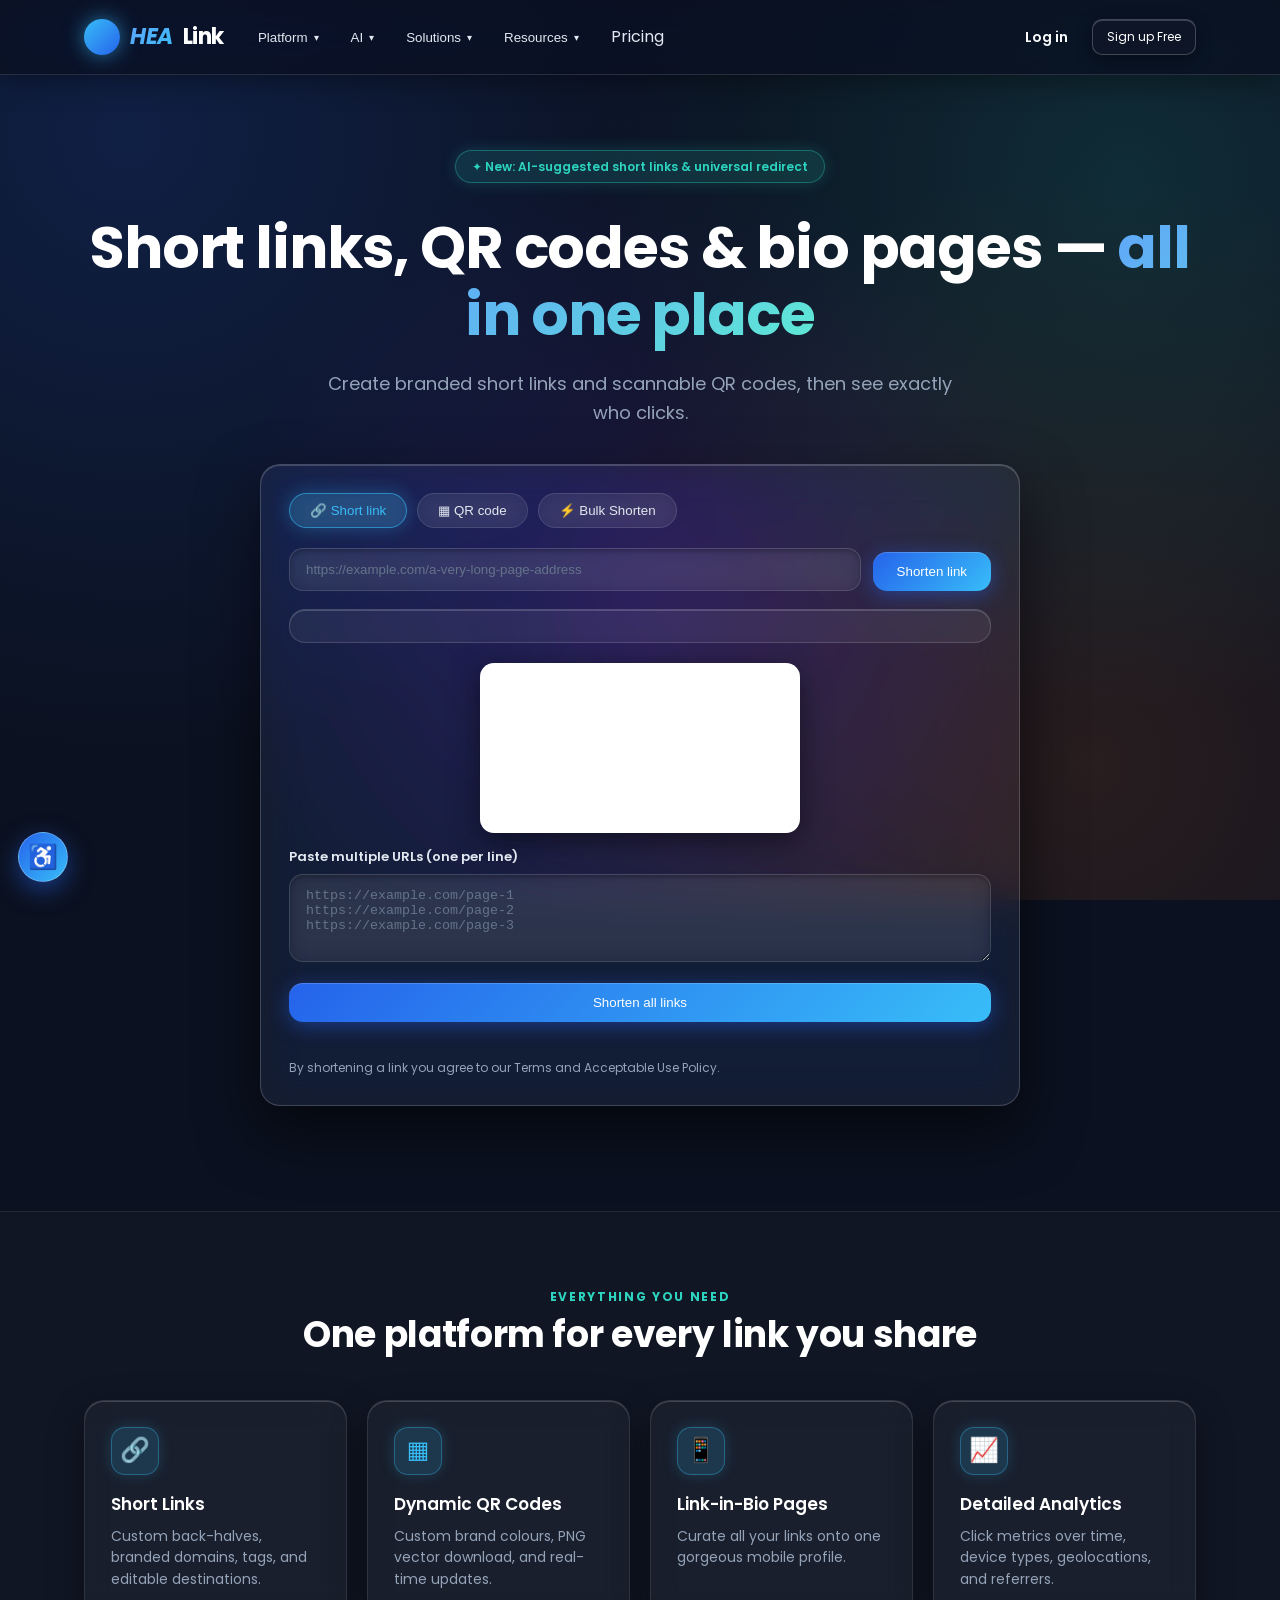
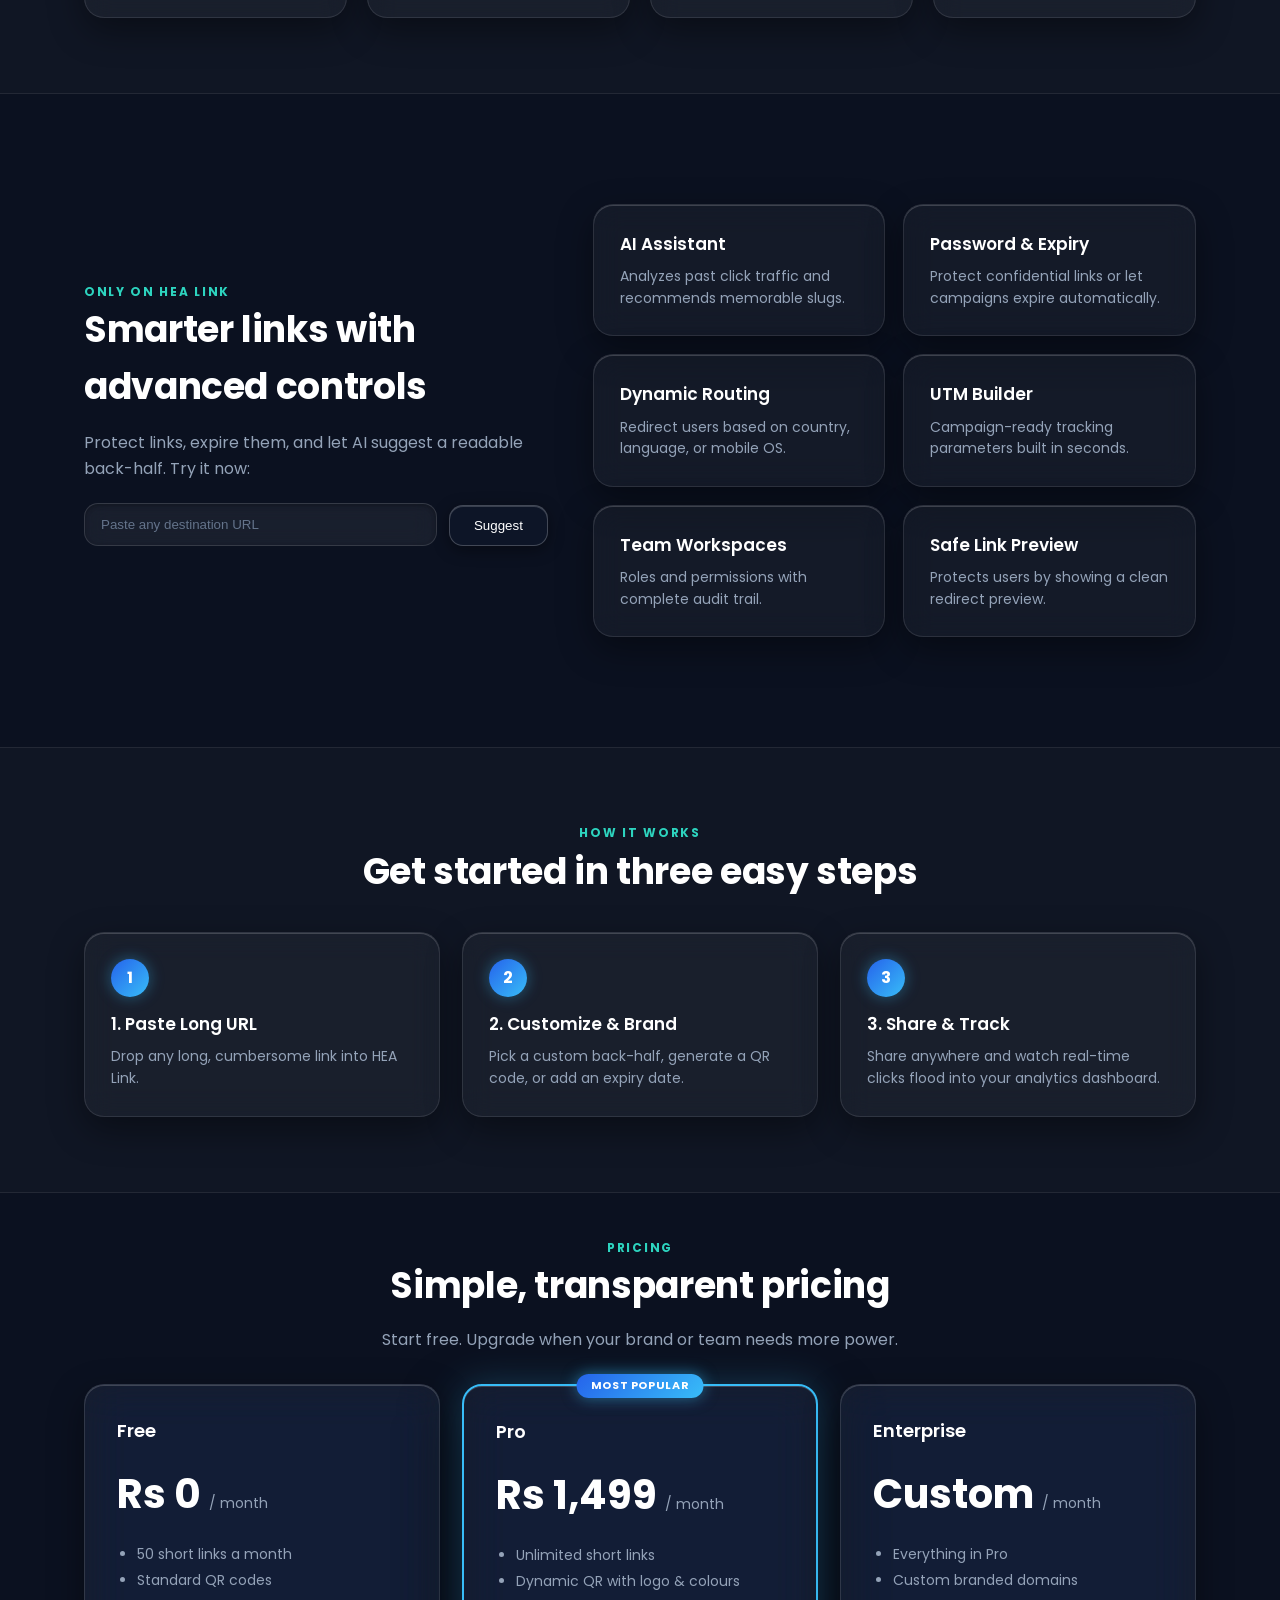
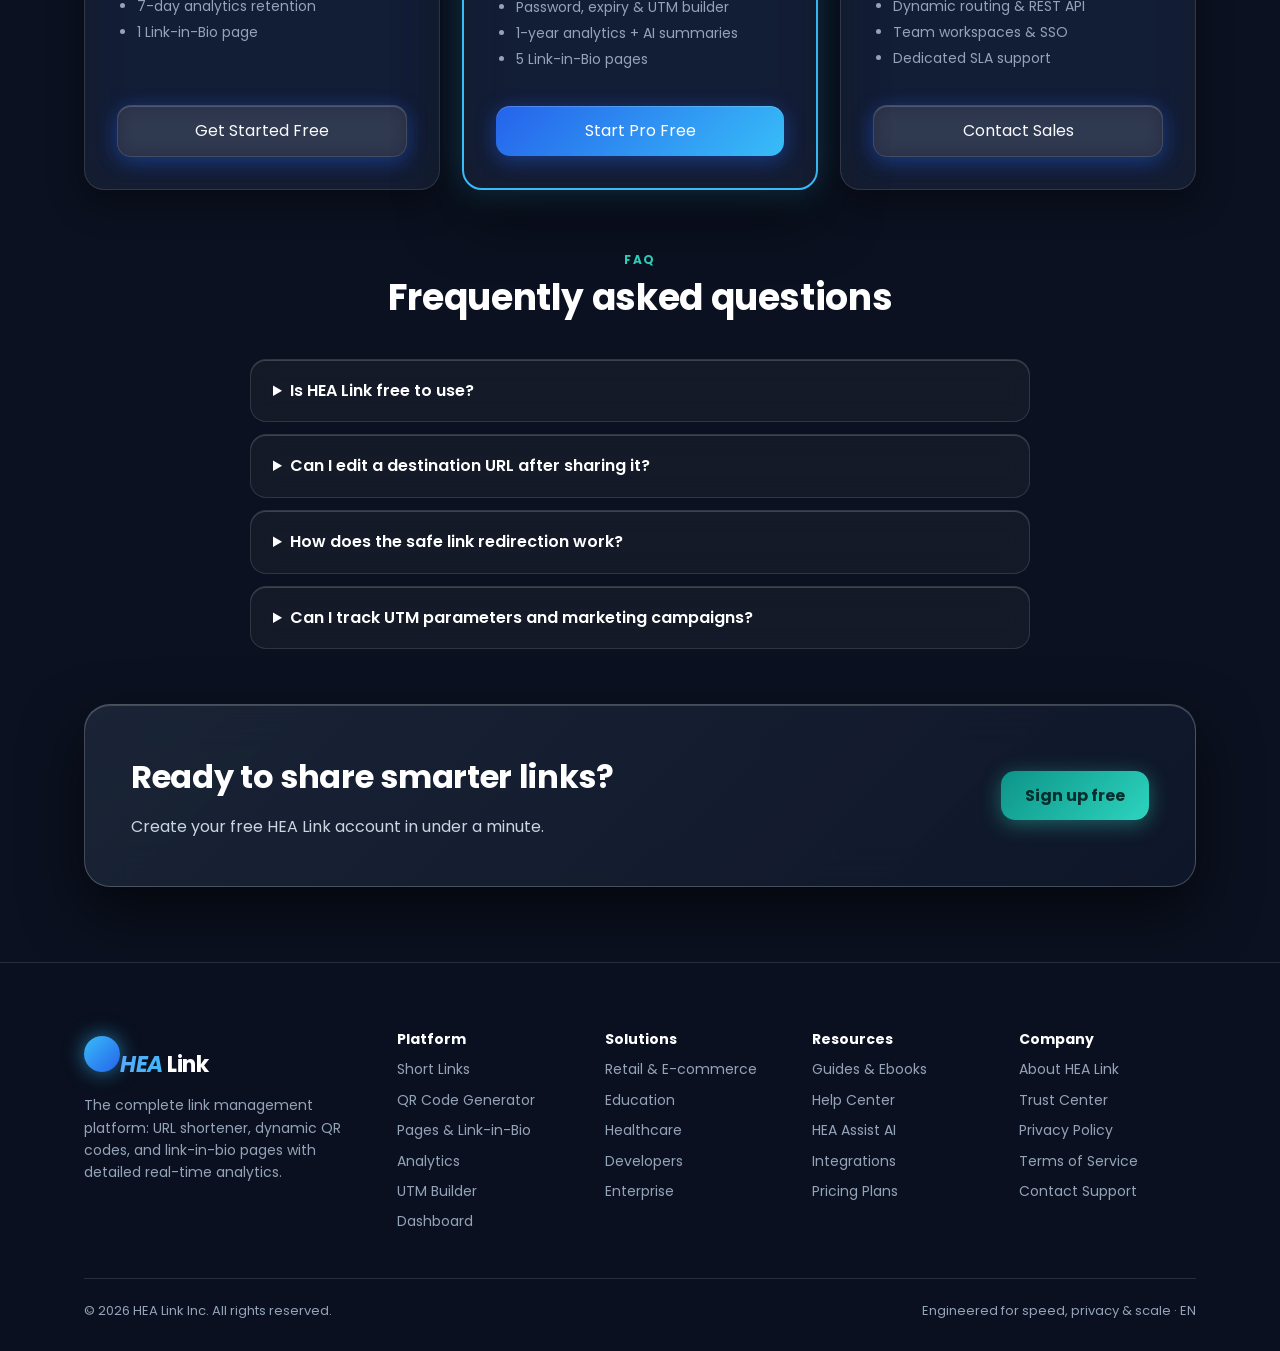
<file: index.html>
<!doctype html>
<html lang="en">
<head>
  <meta charset="utf-8">
  <meta name="viewport" content="width=device-width, initial-scale=1">
  <title>HEA Link — Short links, QR codes &amp; bio pages</title>
  <link rel="preconnect" href="https://fonts.googleapis.com">
  <link rel="preconnect" href="https://fonts.gstatic.com" crossorigin>
  <link href="https://fonts.googleapis.com/css2?family=Poppins:ital,wght@0,400;0,500;0,600;0,700;1,700&display=swap" rel="stylesheet">
  <link rel="stylesheet" href="style.css">
</head>
<body>

<!-- HEADER NAVBAR -->
<header class="nav">
  <div class="wrap nav-in">
    <a class="logo" href="#home"><i></i><b>HEA</b> Link</a>
    <nav id="menu" aria-label="Main Navigation"></nav>
    <div class="nav-r" id="navR"></div>
    <button id="burger" aria-label="Toggle menu">☰</button>
  </div>
</header>

<main>
  <!-- 1. HOME VIEW -->
  <section data-page="home">
    <div class="hero wrap">
      <span class="pill">✦ New: AI-suggested short links &amp; universal redirect</span>
      <h1>Short links, QR codes &amp; bio pages — <em>all in one place</em></h1>
      <p class="lead">Create branded short links and scannable QR codes, then see exactly who clicks.</p>
      
      <div class="card hero-card">
        <div class="tabs" id="heroTabs">
          <button class="on" data-t="link">🔗 Short link</button>
          <button data-t="qr">▦ QR code</button>
          <button data-t="bulk">⚡ Bulk Shorten</button>
        </div>

        <form id="heroForm" class="row">
          <input id="heroUrl" placeholder="https://example.com/a-very-long-page-address" aria-label="Long URL" autocomplete="off" required>
          <button class="btn" id="heroBtn" type="submit">Shorten link</button>
        </form>
        
        <p class="err" id="heroErr"></p>
        
        <!-- Short link result -->
        <div id="heroRes" class="res" hidden></div>
        
        <!-- QR preview -->
        <canvas id="heroQr" hidden></canvas>

        <!-- Bulk Shorten UI -->
        <div id="heroBulk" class="stack" style="margin-top:14px" hidden>
          <label>Paste multiple URLs (one per line)
            <textarea id="bulkUrls" rows="4" placeholder="https://example.com/page-1&#10;https://example.com/page-2&#10;https://example.com/page-3"></textarea>
          </label>
          <button type="button" class="btn" id="bulkBtn">Shorten all links</button>
          <div id="bulkRes" class="stack" style="margin-top:10px"></div>
        </div>

        <p class="small">By shortening a link you agree to our Terms and Acceptable Use Policy.</p>
      </div>
    </div>

    <!-- Features Band -->
    <div class="band">
      <div class="wrap">
        <p class="eyebrow">EVERYTHING YOU NEED</p>
        <h2>One platform for every link you share</h2>
        <div class="grid4" id="features"></div>
      </div>
    </div>

    <!-- AI & Advanced Split -->
    <div class="wrap split" id="ai">
      <div>
        <p class="eyebrow">ONLY ON HEA LINK</p>
        <h2>Smarter links with advanced controls</h2>
        <p class="lead2">Protect links, expire them, and let AI suggest a readable back-half. Try it now:</p>
        <div class="row">
          <input id="aiUrl" placeholder="Paste any destination URL" aria-label="URL for AI suggestion">
          <button class="btn dark" id="aiBtn" type="button">Suggest</button>
        </div>
        <p id="aiOut" class="aiout"></p>
      </div>
      <div class="grid2" id="adv"></div>
    </div>

    <!-- Steps -->
    <div class="band">
      <div class="wrap">
        <p class="eyebrow">HOW IT WORKS</p>
        <h2>Get started in three easy steps</h2>
        <div class="grid3" id="steps"></div>
      </div>
    </div>

    <!-- Pricing Preview -->
    <div class="wrap" id="pricing">
      <p class="eyebrow">PRICING</p>
      <h2>Simple, transparent pricing</h2>
      <p class="center muted">Start free. Upgrade when your brand or team needs more power.</p>
      <div class="grid3 plans" id="plans"></div>
    </div>

    <!-- FAQ -->
    <div class="wrap" style="margin-top:60px">
      <p class="eyebrow">FAQ</p>
      <h2>Frequently asked questions</h2>
      <div class="faq" id="faq"></div>
    </div>

    <!-- CTA -->
    <div class="wrap">
      <div class="cta">
        <div>
          <h2>Ready to share smarter links?</h2>
          <p>Create your free HEA Link account in under a minute.</p>
        </div>
        <a class="btn teal" href="#signup">Sign up free</a>
      </div>
    </div>
  </section>

  <!-- 2. AUTH VIEW (Login / Sign Up) -->
  <section data-page="auth" hidden>
    <div class="wrap narrow">
      <div class="card pad">
        <h2 id="authTitle">Welcome back</h2>
        <p class="muted center" id="authSub">Log in to manage your links, QR codes and pages.</p>
        <form id="authForm" class="stack" style="margin-top:20px">
          <label id="nameWrap" hidden>Full name
            <input id="aName" autocomplete="name" placeholder="John Doe">
          </label>
          <label>Email address
            <input id="aEmail" type="email" autocomplete="email" placeholder="you@example.com" required>
          </label>
          <label>Password
            <input id="aPass" type="password" autocomplete="current-password" placeholder="At least 6 characters" required>
          </label>
          <p class="err" id="authErr"></p>
          <button class="btn wide" id="authBtn" type="submit">Log in</button>
        </form>
        <p class="small center" id="authSwap" style="margin-top:16px"></p>
      </div>
    </div>
  </section>

  <!-- 3. DASHBOARD VIEW -->
  <section data-page="dashboard" hidden>
    <div class="wrap">
      <div class="bar">
        <div>
          <h2 class="left" id="dashTitle">My Links</h2>
          <p class="muted" id="dashSub">Manage all your short links, tags and statistics.</p>
        </div>
        <div class="row">
          <button class="btn ghost" id="exportBtn" type="button">📥 Export CSV</button>
          <button class="btn ghost" id="demoBtn" type="button">⚡ Add demo clicks</button>
          <button class="btn" id="newBtn" type="button">+ Create link</button>
        </div>
      </div>
      <input id="search" class="search" placeholder="Search links by slug, destination, or tag…" aria-label="Search links">
      <div id="list" class="list"></div>
    </div>
  </section>

  <!-- 4. QR CODE STUDIO VIEW -->
  <section data-page="qr" hidden>
    <div class="wrap split">
      <div class="card pad stack">
        <h2 class="left">QR Code Studio</h2>
        <p class="muted">Generate scannable, dynamic QR codes with custom styling.</p>
        <label>Destination link or text
          <input id="qText" value="https://example.com" placeholder="https://…">
        </label>
        <div class="row">
          <label>Code Colour
            <input id="qFg" type="color" value="#0e1a33">
          </label>
          <label>Background
            <input id="qBg" type="color" value="#ffffff">
          </label>
          <label>Size
            <select id="qSize">
              <option value="256">256 x 256 px</option>
              <option value="512" selected>512 x 512 px</option>
              <option value="1024">1024 x 1024 px</option>
            </select>
          </label>
        </div>
        <p class="err" id="qErr"></p>
        <button class="btn" id="qDl" type="button">⬇ Download PNG</button>
      </div>
      <div class="card pad center" style="display:flex;flex-direction:column;align-items:center;justify-content:center">
        <canvas id="qCv" aria-label="QR code preview"></canvas>
        <p class="muted small" style="margin-top:14px">Real-time vector-rendered QR preview</p>
      </div>
    </div>
  </section>

  <!-- 5. ANALYTICS VIEW -->
  <section data-page="analytics" hidden>
    <div class="wrap">
      <h2 class="left">Analytics Dashboard</h2>
      <p class="muted" id="anSub">Detailed click performance across all campaigns.</p>
      <div class="grid4" id="stats"></div>
      <div class="card pad" style="margin-top:20px">
        <h3>Clicks — Last 14 Days</h3>
        <div id="chart"></div>
      </div>
      <div class="grid3 bd" id="breakdown"></div>
    </div>
  </section>

  <!-- 6. HEA ASSIST AI VIEW -->
  <section data-page="assist" hidden>
    <div class="wrap mid">
      <p class="eyebrow">ANALYZE WITH AI</p>
      <h2>HEA Assist AI</h2>
      <p class="center muted" style="margin-bottom:24px">Ask HEA Assist about your traffic, referrers, and audience in plain language.</p>
      <div class="card pad">
        <div id="chatLog" class="log" aria-live="polite"></div>
        <div class="chips" id="chips"></div>
        <form id="chatForm" class="row">
          <input id="chatIn" placeholder="Ask HEA Assist anything about your links…" aria-label="Ask HEA Assist" autocomplete="off">
          <button class="btn" type="submit">Send</button>
        </form>
      </div>
    </div>
  </section>

  <!-- 7. RESOURCES & GUIDES VIEW -->
  <section data-page="resources" hidden>
    <div class="wrap">
      <h2 class="left">Resources &amp; Knowledge Base</h2>
      <p class="muted">Guides, playbooks and ebooks to maximize your audience engagement.</p>
      <div class="row" style="margin:20px 0">
        <div id="resTabs" class="tabs"></div>
        <input id="resSearch" placeholder="Search guides…" aria-label="Search guides" style="max-width:280px">
      </div>
      <div class="grid3" id="resGrid"></div>
    </div>
  </section>

  <!-- 8. PAGES / LINK-IN-BIO BUILDER VIEW -->
  <section data-page="pages" hidden>
    <div class="wrap split2">
      <div class="card pad stack">
        <h2 class="left">Link-in-Bio Page Builder</h2>
        <p class="muted" id="bioSub">Pick a look, add your links, and publish your mobile landing page.</p>
        <label>Display Name
          <input id="bName" placeholder="Your brand or creator name">
        </label>
        <label>Bio Headline
          <input id="bBio" placeholder="One punchy line about what you do">
        </label>
        <label>Page URL Handle <small>(#bio-handle)</small>
          <input id="bSlug" placeholder="mybrand">
        </label>
        <label>Theme Style
          <select id="bTheme">
            <option value="ocean">Ocean Breeze (Blue / Navy)</option>
            <option value="sunset">Sunset Orange (Warm / Gold)</option>
            <option value="night">Dark Elegance (Night / Teal)</option>
          </select>
        </label>
        <label>Links <small>(Format: Title | https://destination)</small>
          <textarea id="bLinks" rows="5" placeholder="My Website | https://example.com&#10;YouTube Channel | https://youtube.com/@example&#10;Instagram | https://instagram.com/example"></textarea>
        </label>
        <p class="err" id="bErr"></p>
        <div class="row">
          <button class="btn" id="bSave" type="button">Publish Page</button>
          <a class="btn ghost" id="bOpen" href="#pages" hidden>Open Live Page</a>
          <button class="btn ghost" id="bCopy" type="button" hidden>Copy Page Link</button>
        </div>
      </div>
      <div class="phone">
        <div id="bioPrev"></div>
      </div>
    </div>
  </section>

  <!-- 9. PUBLIC BIO VIEW -->
  <section data-page="bio" hidden>
    <div class="wrap narrow">
      <div id="bioPub"></div>
      <p class="small center">Powered by <a href="#home"><b>HEA Link</b></a></p>
    </div>
  </section>

  <!-- 10. SAFE REDIRECT GATEWAY VIEW -->
  <section data-page="go" hidden>
    <div class="wrap narrow">
      <div class="card pad center" id="goBox"></div>
    </div>
  </section>

  <!-- 11. SOLUTIONS HUB VIEW -->
  <section data-page="solutions" hidden>
    <div class="wrap">
      <div class="center" style="margin-bottom:36px">
        <p class="eyebrow">ENTERPRISE SOLUTIONS</p>
        <h2>Tailored Solutions for Every Business</h2>
        <p class="muted lead">From retail to healthcare and enterprise teams, discover how HEA Link scales with you.</p>
        <div class="tabs" id="solPageTabs" style="justify-content:center;margin-top:16px">
          <button class="on" data-sol="industry">By Industry</button>
          <button data-sol="team">By Team</button>
          <button data-sol="business">By Business Size</button>
        </div>
      </div>
      <div class="grid3" id="solCards"></div>
    </div>
  </section>

  <!-- 12. UTM BUILDER VIEW -->
  <section data-page="utm" hidden>
    <div class="wrap narrow">
      <div class="card pad stack">
        <h2 class="left">UTM Campaign Builder</h2>
        <p class="muted">Add tracking parameters to your URLs and track marketing campaigns accurately in analytics.</p>
        <label>Website URL *
          <input id="utmUrl" placeholder="https://example.com/summer-sale" required>
        </label>
        <div class="row">
          <label style="flex:1">Campaign Source *
            <input id="utmSource" placeholder="google, facebook, newsletter">
          </label>
          <label style="flex:1">Campaign Medium *
            <input id="utmMedium" placeholder="cpc, banner, email, sms">
          </label>
        </div>
        <div class="row">
          <label style="flex:1">Campaign Name
            <input id="utmCampaign" placeholder="summer_launch">
          </label>
          <label style="flex:1">Campaign Term
            <input id="utmTerm" placeholder="running+shoes">
          </label>
        </div>
        <label>Generated URL
          <textarea id="utmResult" rows="3" readonly></textarea>
        </label>
        <div class="row">
          <button class="btn" id="utmCopyBtn" type="button">Copy URL</button>
          <button class="btn dark" id="utmShortenBtn" type="button">Shorten this UTM URL</button>
        </div>
      </div>
    </div>
  </section>

  <!-- 13. INTEGRATIONS VIEW -->
  <section data-page="integrations" hidden>
    <div class="wrap">
      <div class="center" style="margin-bottom:36px">
        <p class="eyebrow">ECOSYSTEM</p>
        <h2>Connect HEA Link with your favourite tools</h2>
        <p class="muted lead">Seamlessly generate links and QR codes directly inside Shopify, Canva, HubSpot and more.</p>
      </div>
      <div class="grid3" id="integrationsGrid"></div>
    </div>
  </section>
</main>

<!-- FOOTER -->
<footer>
  <div class="wrap">
    <div class="foot">
      <div>
        <a class="logo" href="#home" style="color:#fff"><i></i><b>HEA</b> Link</a>
        <p style="margin-top:12px;font-size:14px;line-height:1.6">The complete link management platform: URL shortener, dynamic QR codes, and link-in-bio pages with detailed real-time analytics.</p>
      </div>
      <div>
        <b>Platform</b>
        <a href="#home">Short Links</a>
        <a href="#qr">QR Code Generator</a>
        <a href="#pages">Pages &amp; Link-in-Bio</a>
        <a href="#analytics">Analytics</a>
        <a href="#utm">UTM Builder</a>
        <a href="#dashboard">Dashboard</a>
      </div>
      <div>
        <b>Solutions</b>
        <a href="#solutions">Retail &amp; E-commerce</a>
        <a href="#solutions">Education</a>
        <a href="#solutions">Healthcare</a>
        <a href="#solutions">Developers</a>
        <a href="#solutions">Enterprise</a>
      </div>
      <div>
        <b>Resources</b>
        <a href="#resources">Guides &amp; Ebooks</a>
        <a href="#faq">Help Center</a>
        <a href="#assist">HEA Assist AI</a>
        <a href="#integrations">Integrations</a>
        <a href="#pricing">Pricing Plans</a>
      </div>
      <div>
        <b>Company</b>
        <a href="#home">About HEA Link</a>
        <a href="#resources">Trust Center</a>
        <a href="#faq">Privacy Policy</a>
        <a href="#faq">Terms of Service</a>
        <a href="#assist">Contact Support</a>
      </div>
    </div>
    <div class="foot2">
      <span>© 2026 HEA Link Inc. All rights reserved.</span>
      <span>Engineered for speed, privacy &amp; scale · EN</span>
    </div>
  </div>
</footer>

<!-- ACCESSIBILITY FLOATING WIDGET -->
<div class="a11y">
  <button id="a11yBtn" aria-label="Accessibility options" aria-expanded="false">♿</button>
  <div id="a11yPanel" hidden>
    <label><input type="checkbox" id="aBig"> Larger Text</label>
    <label><input type="checkbox" id="aHc"> High Contrast</label>
    <label><input type="checkbox" id="aMo"> Reduce Motion</label>
  </div>
</div>

<!-- TOAST & MODAL -->
<div id="toast" role="status"></div>

<div id="modal" class="modal" hidden>
  <div class="card pad">
    <h3 id="mTitle"></h3>
    <form id="mForm" class="stack" style="margin-top:16px">
      <div id="mBody" class="stack"></div>
      <p class="err" id="mErr"></p>
      <div class="row end" style="margin-top:12px">
        <button type="button" class="btn ghost" id="mCancel">Cancel</button>
        <button class="btn" id="mOk" type="submit">Save</button>
      </div>
    </form>
  </div>
</div>

<script src="qrcode.js"></script>
<script src="app.js"></script>
</body>
</html>
</file>
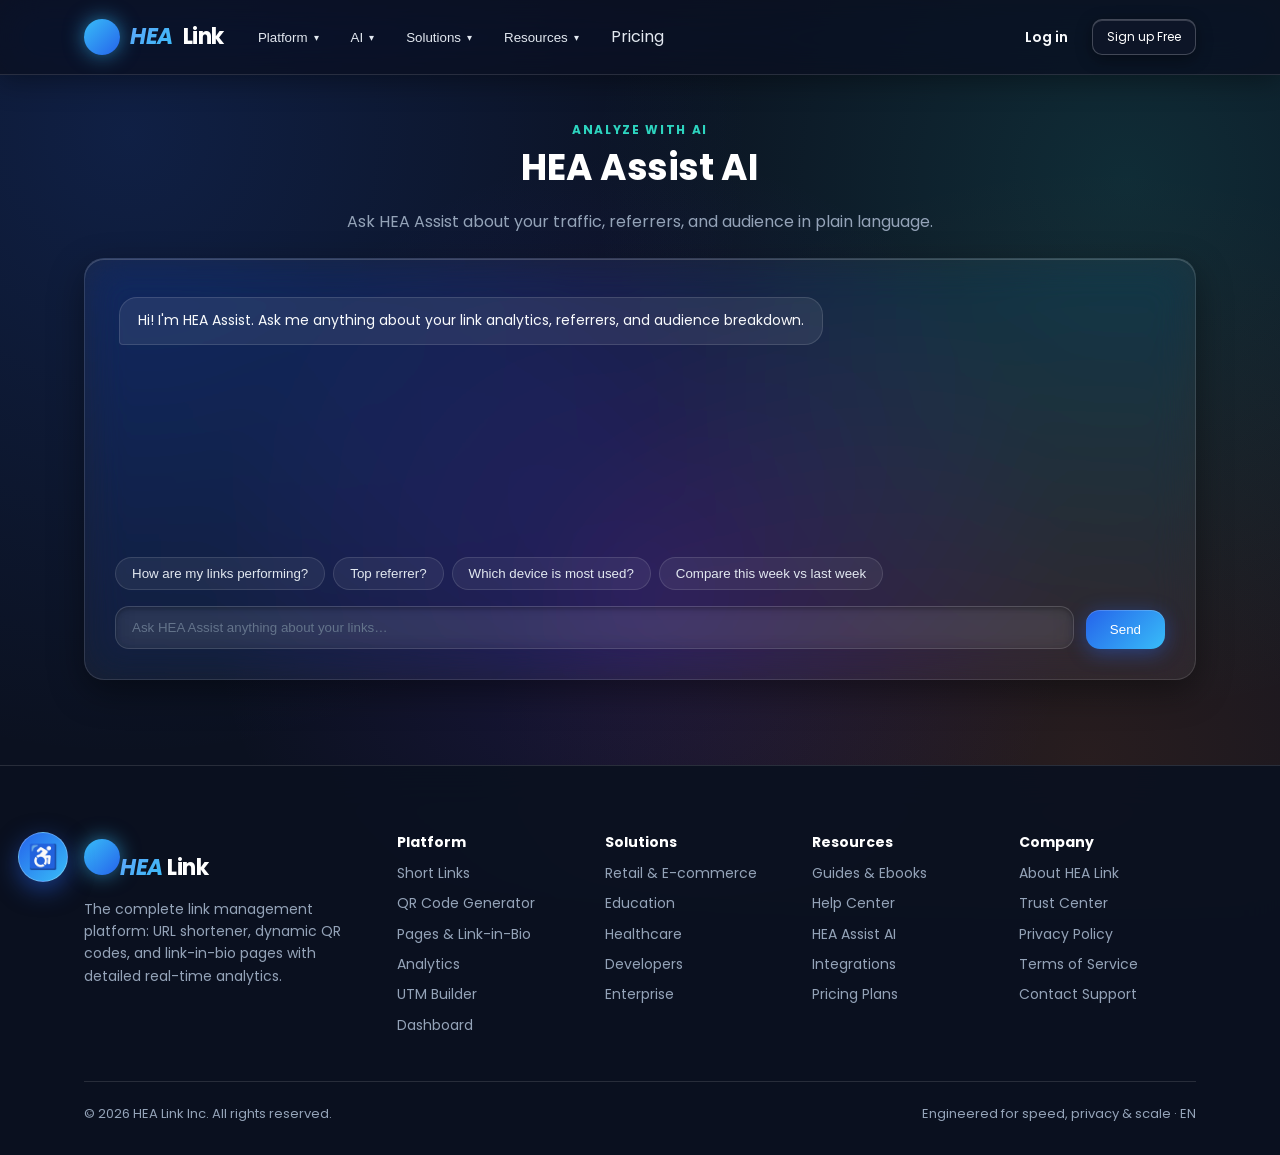
<file: ai.html>
<!doctype html>
<html lang="en">
<head>
  <meta charset="utf-8">
  <title>Redirecting to HEA Link…</title>
  <meta http-equiv="refresh" content="0; url=index.html#assist">
  <script>location.replace('index.html#assist');</script>
</head>
<body style="font-family:sans-serif;text-align:center;padding:50px">
  <p>Redirecting to <a href="index.html#assist">HEA Assist</a>…</p>
</body>
</html>
</file>
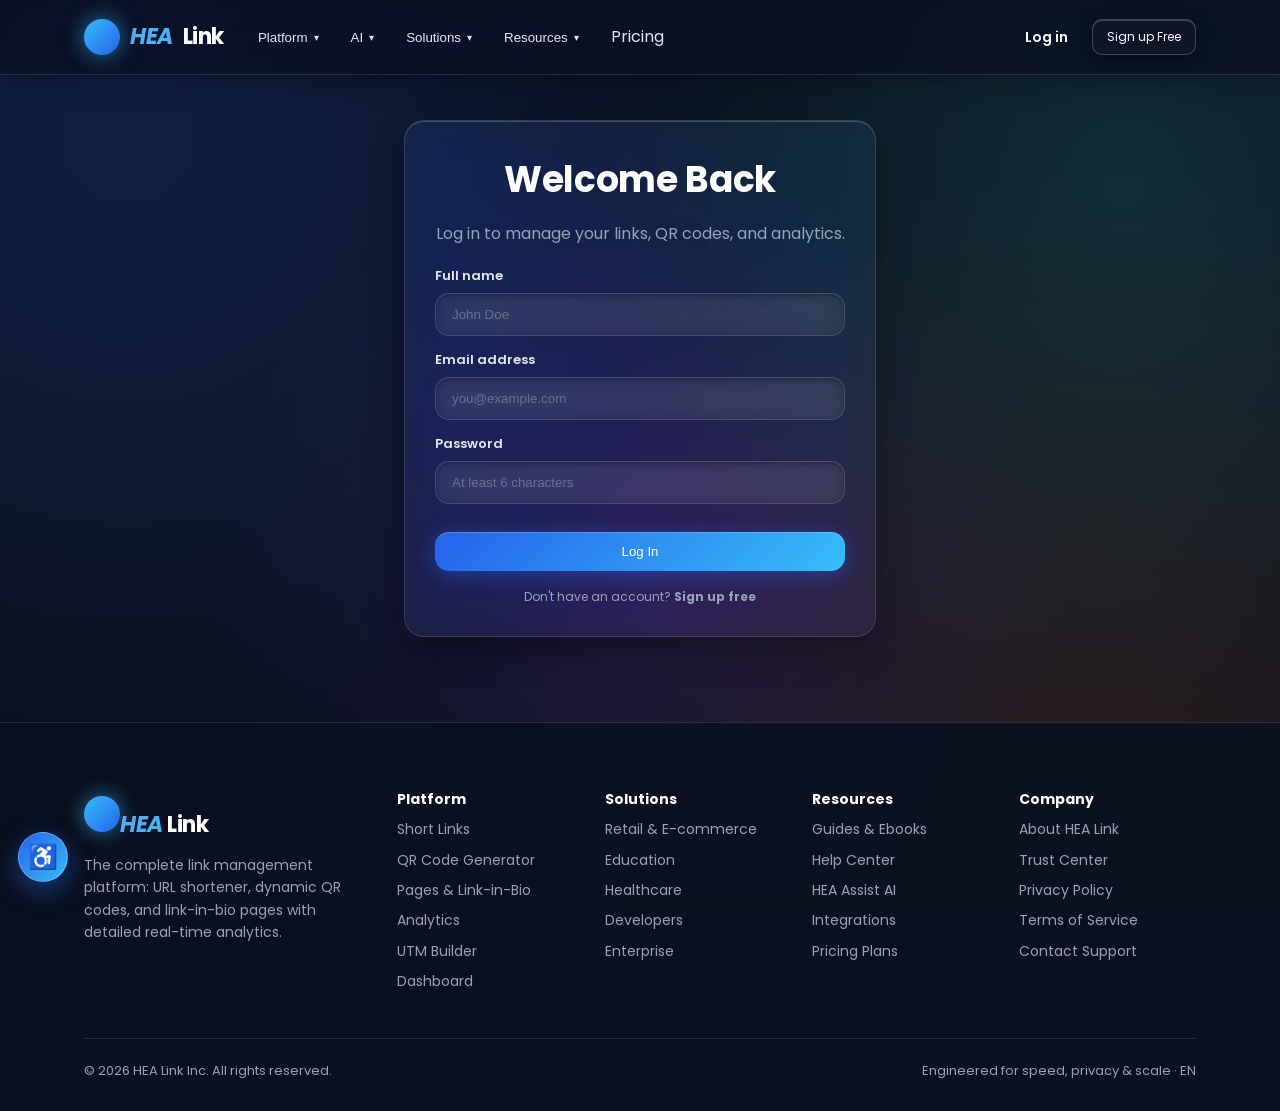
<file: analytics.html>
<!doctype html>
<html lang="en">
<head>
  <meta charset="utf-8">
  <title>Redirecting to HEA Link…</title>
  <meta http-equiv="refresh" content="0; url=index.html#analytics">
  <script>location.replace('index.html#analytics');</script>
</head>
<body style="font-family:sans-serif;text-align:center;padding:50px">
  <p>Redirecting to <a href="index.html#analytics">Analytics</a>…</p>
</body>
</html>
</file>
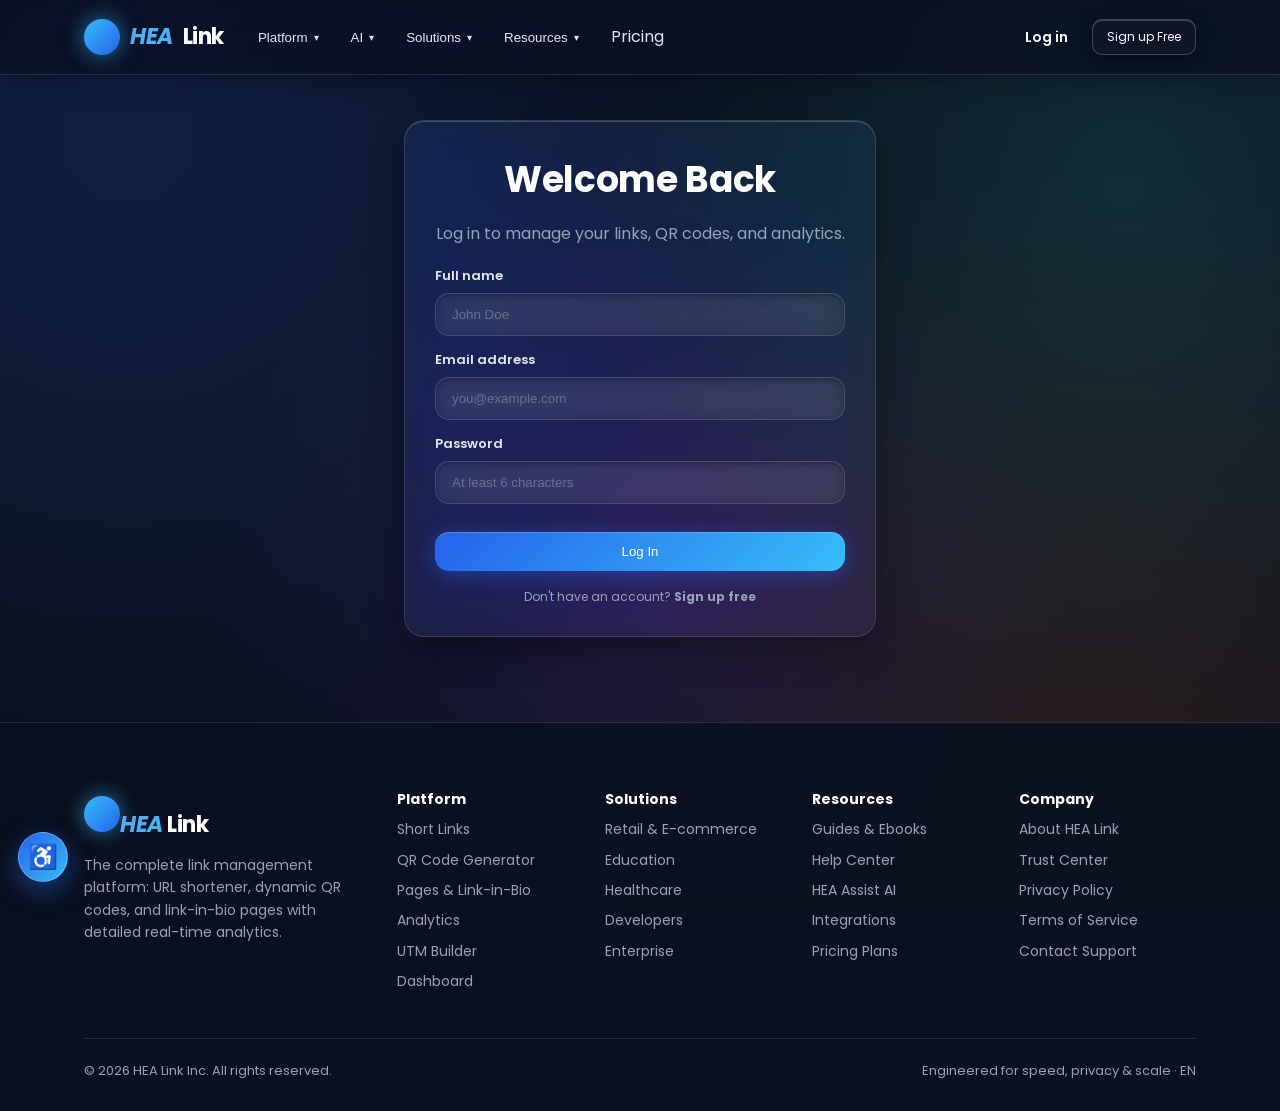
<file: bio-pages.html>
<!doctype html>
<html lang="en">
<head>
  <meta charset="utf-8">
  <title>Redirecting to HEA Link…</title>
  <meta http-equiv="refresh" content="0; url=index.html#pages">
  <script>location.replace('index.html#pages');</script>
</head>
<body style="font-family:sans-serif;text-align:center;padding:50px">
  <p>Redirecting to <a href="index.html#pages">Link-in-Bio Pages</a>…</p>
</body>
</html>
</file>
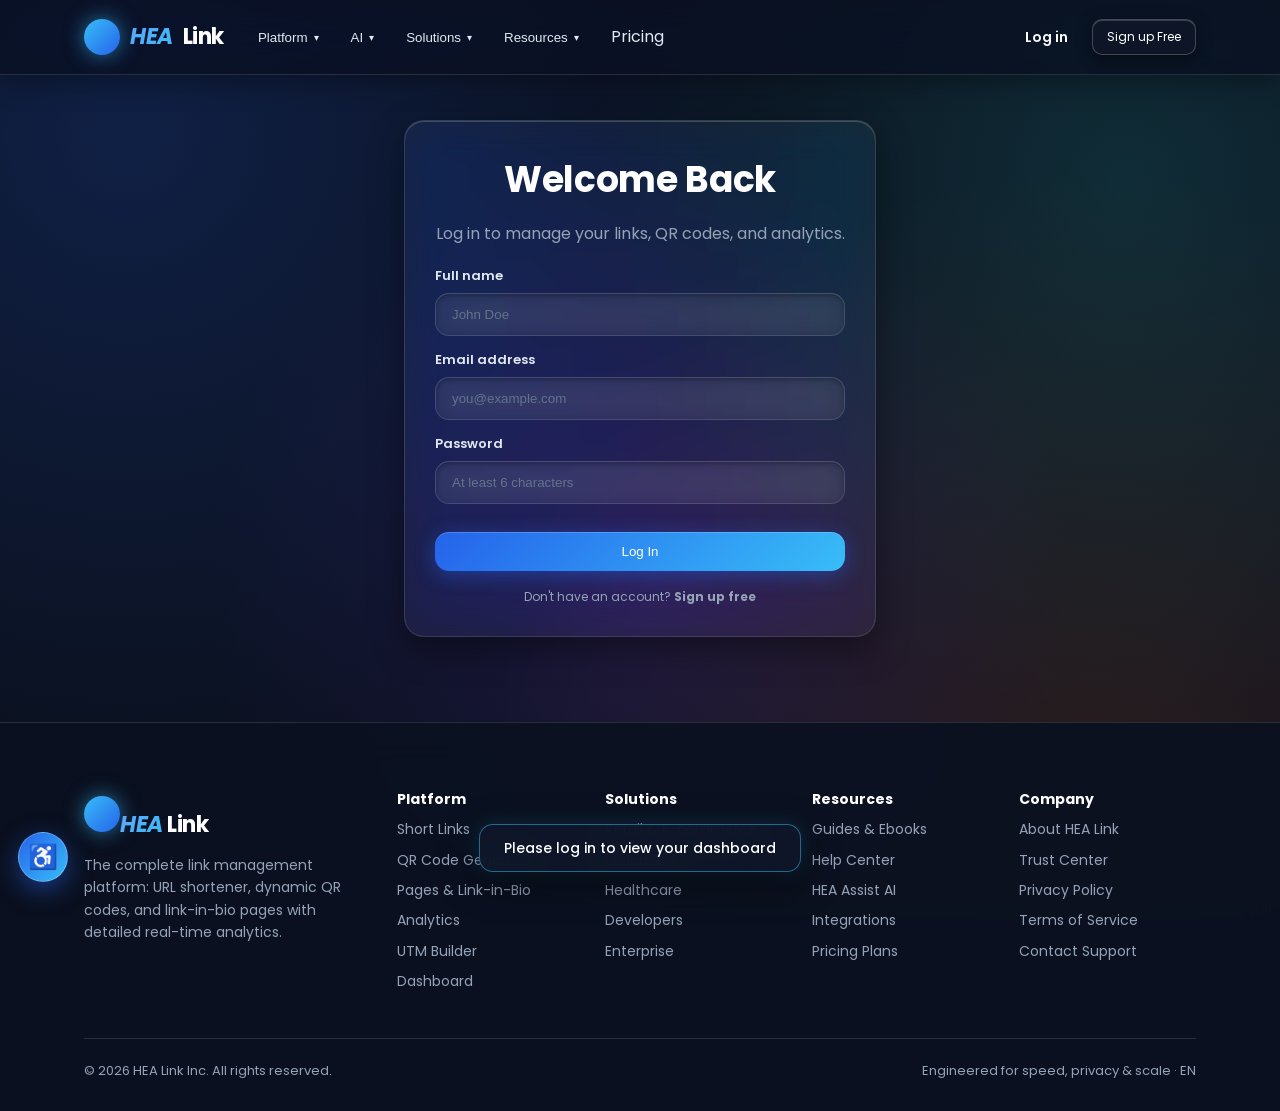
<file: dashboard.html>
<!doctype html>
<html lang="en">
<head>
  <meta charset="utf-8">
  <title>Redirecting to HEA Link…</title>
  <meta http-equiv="refresh" content="0; url=index.html#dashboard">
  <script>location.replace('index.html#dashboard');</script>
</head>
<body style="font-family:sans-serif;text-align:center;padding:50px">
  <p>Redirecting to <a href="index.html#dashboard">Dashboard</a>…</p>
</body>
</html>
</file>
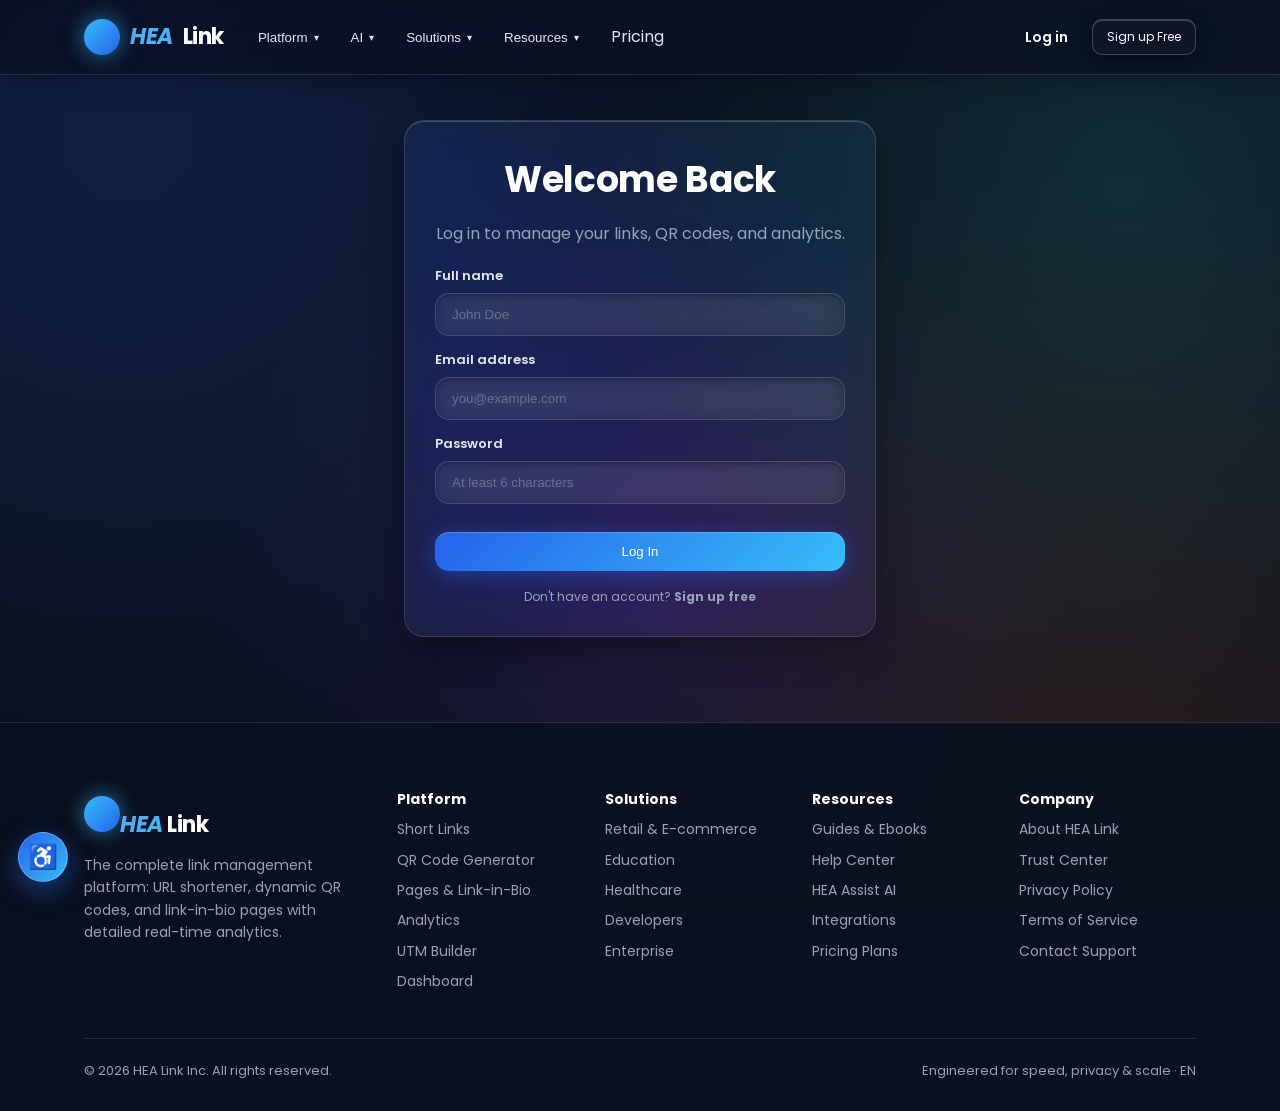
<file: login.html>
<!doctype html>
<html lang="en">
<head>
  <meta charset="utf-8">
  <title>Redirecting to HEA Link…</title>
  <meta http-equiv="refresh" content="0; url=index.html#login">
  <script>location.replace('index.html#login');</script>
</head>
<body style="font-family:sans-serif;text-align:center;padding:50px">
  <p>Redirecting to <a href="index.html#login">Login</a>…</p>
</body>
</html>
</file>
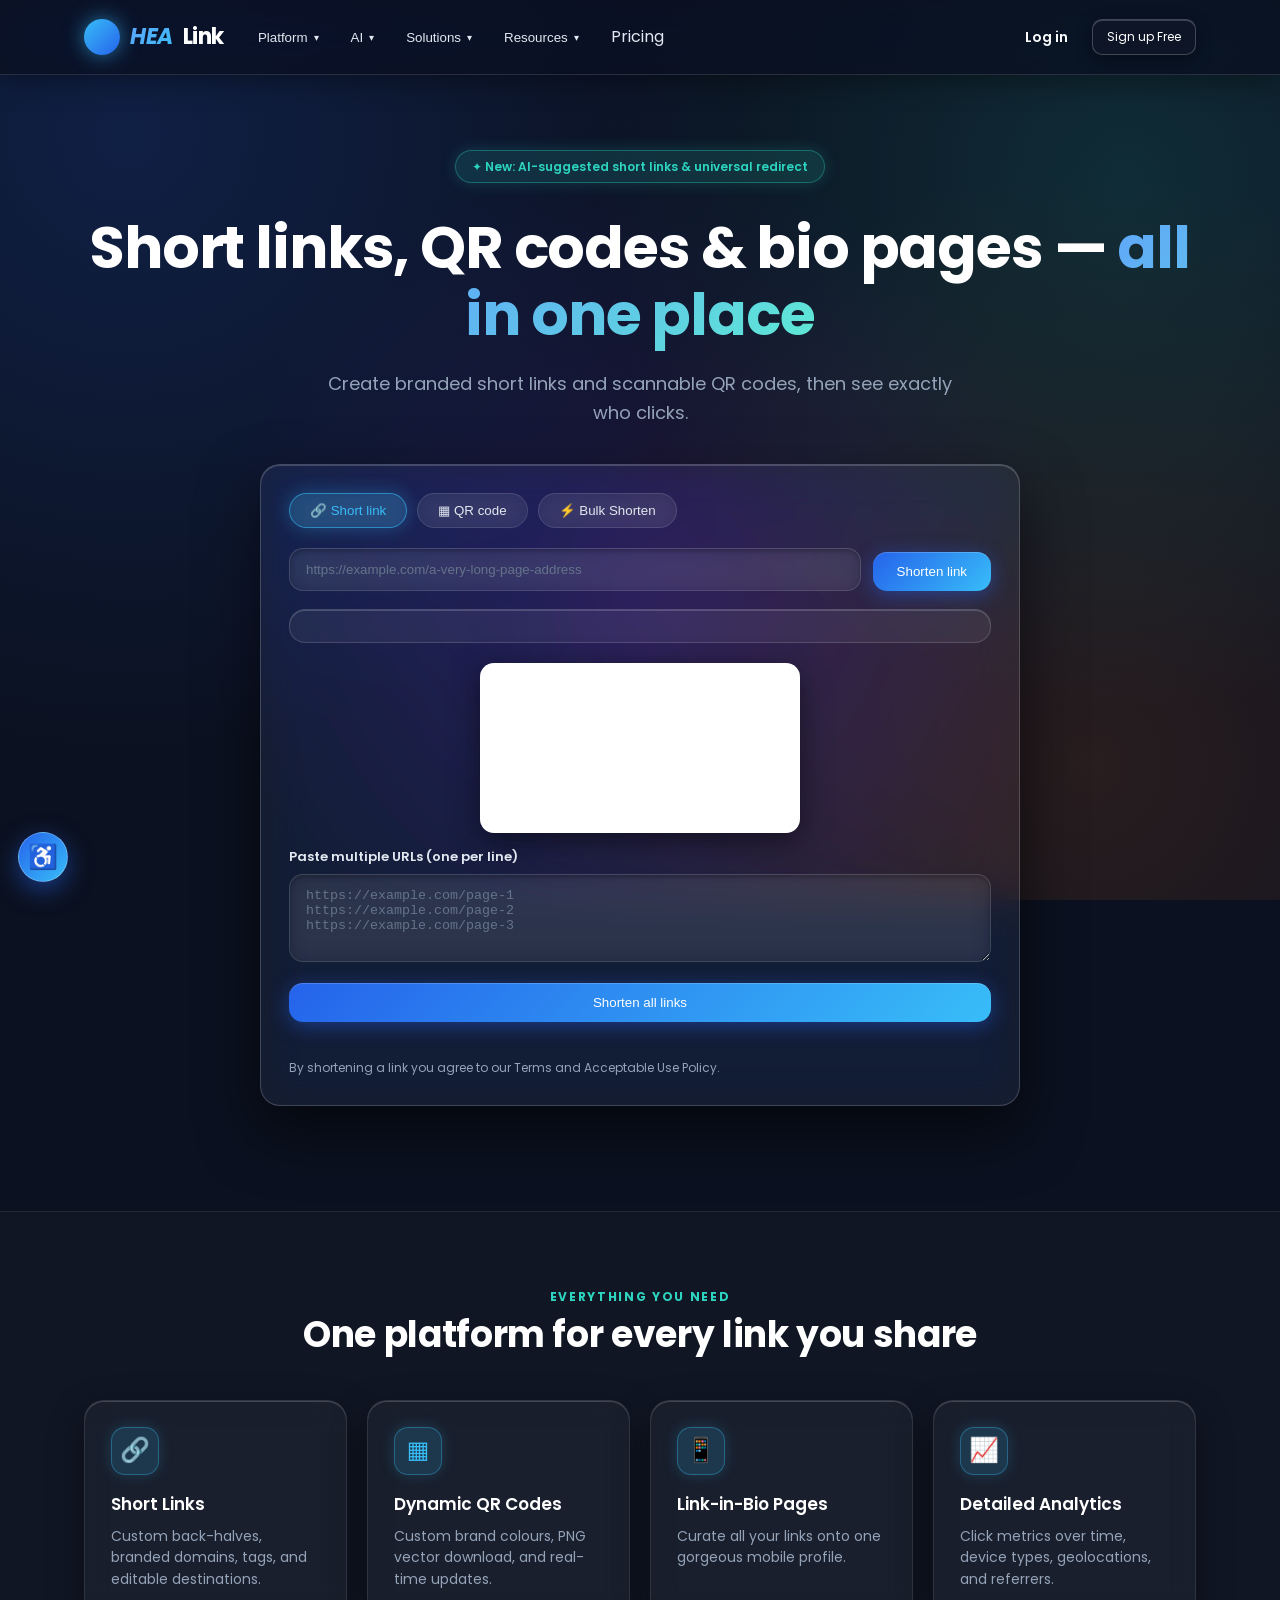
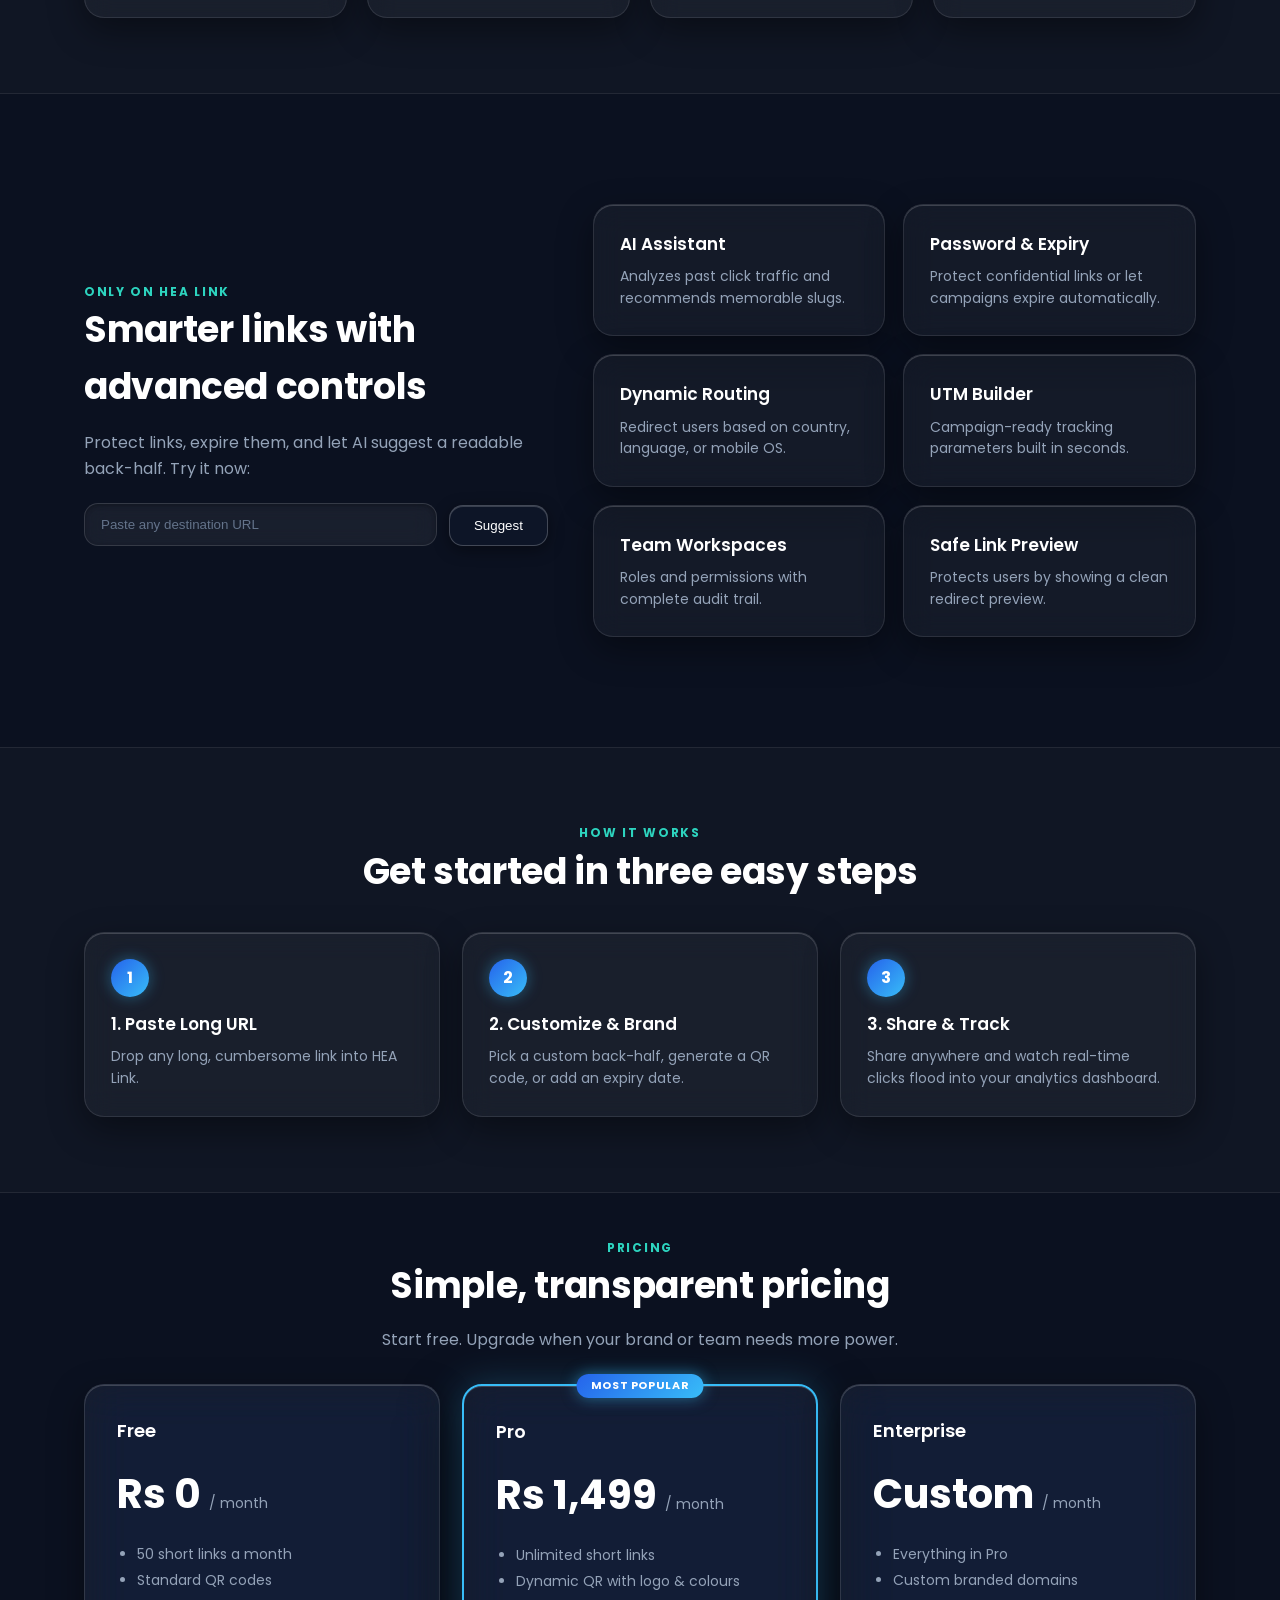
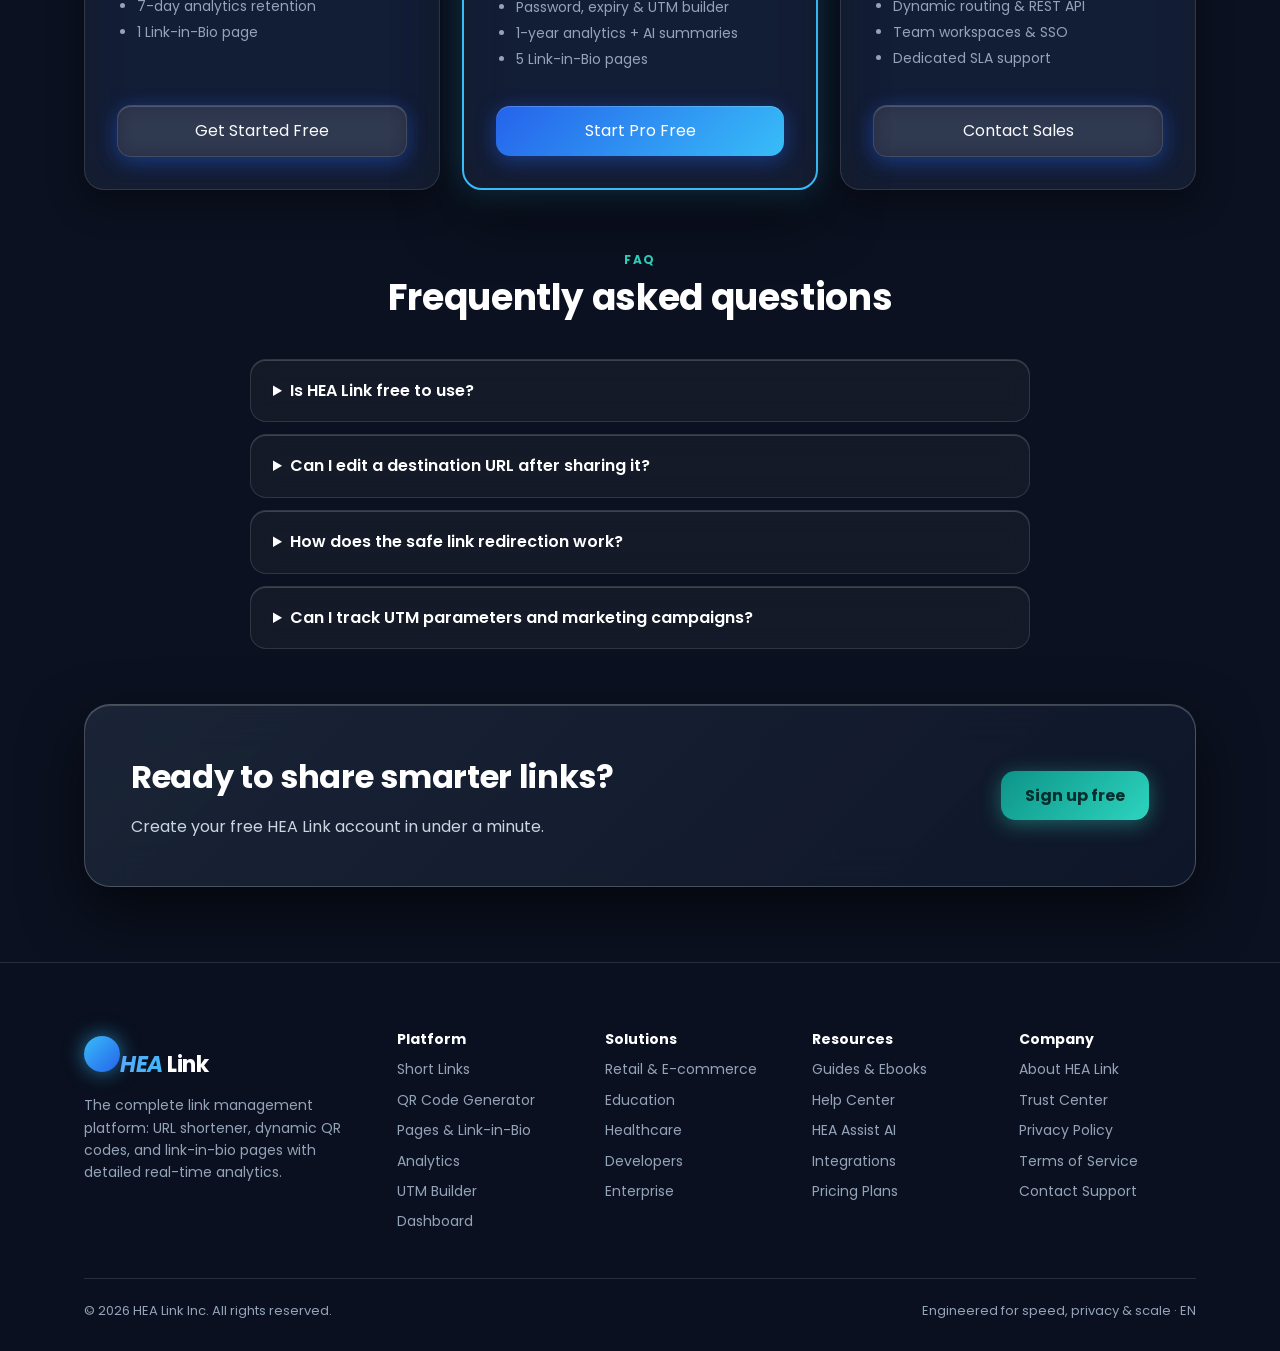
<file: pricing.html>
<!doctype html>
<html lang="en">
<head>
  <meta charset="utf-8">
  <title>Redirecting to HEA Link…</title>
  <meta http-equiv="refresh" content="0; url=index.html#pricing">
  <script>location.replace('index.html#pricing');</script>
</head>
<body style="font-family:sans-serif;text-align:center;padding:50px">
  <p>Redirecting to <a href="index.html#pricing">Pricing</a>…</p>
</body>
</html>
</file>
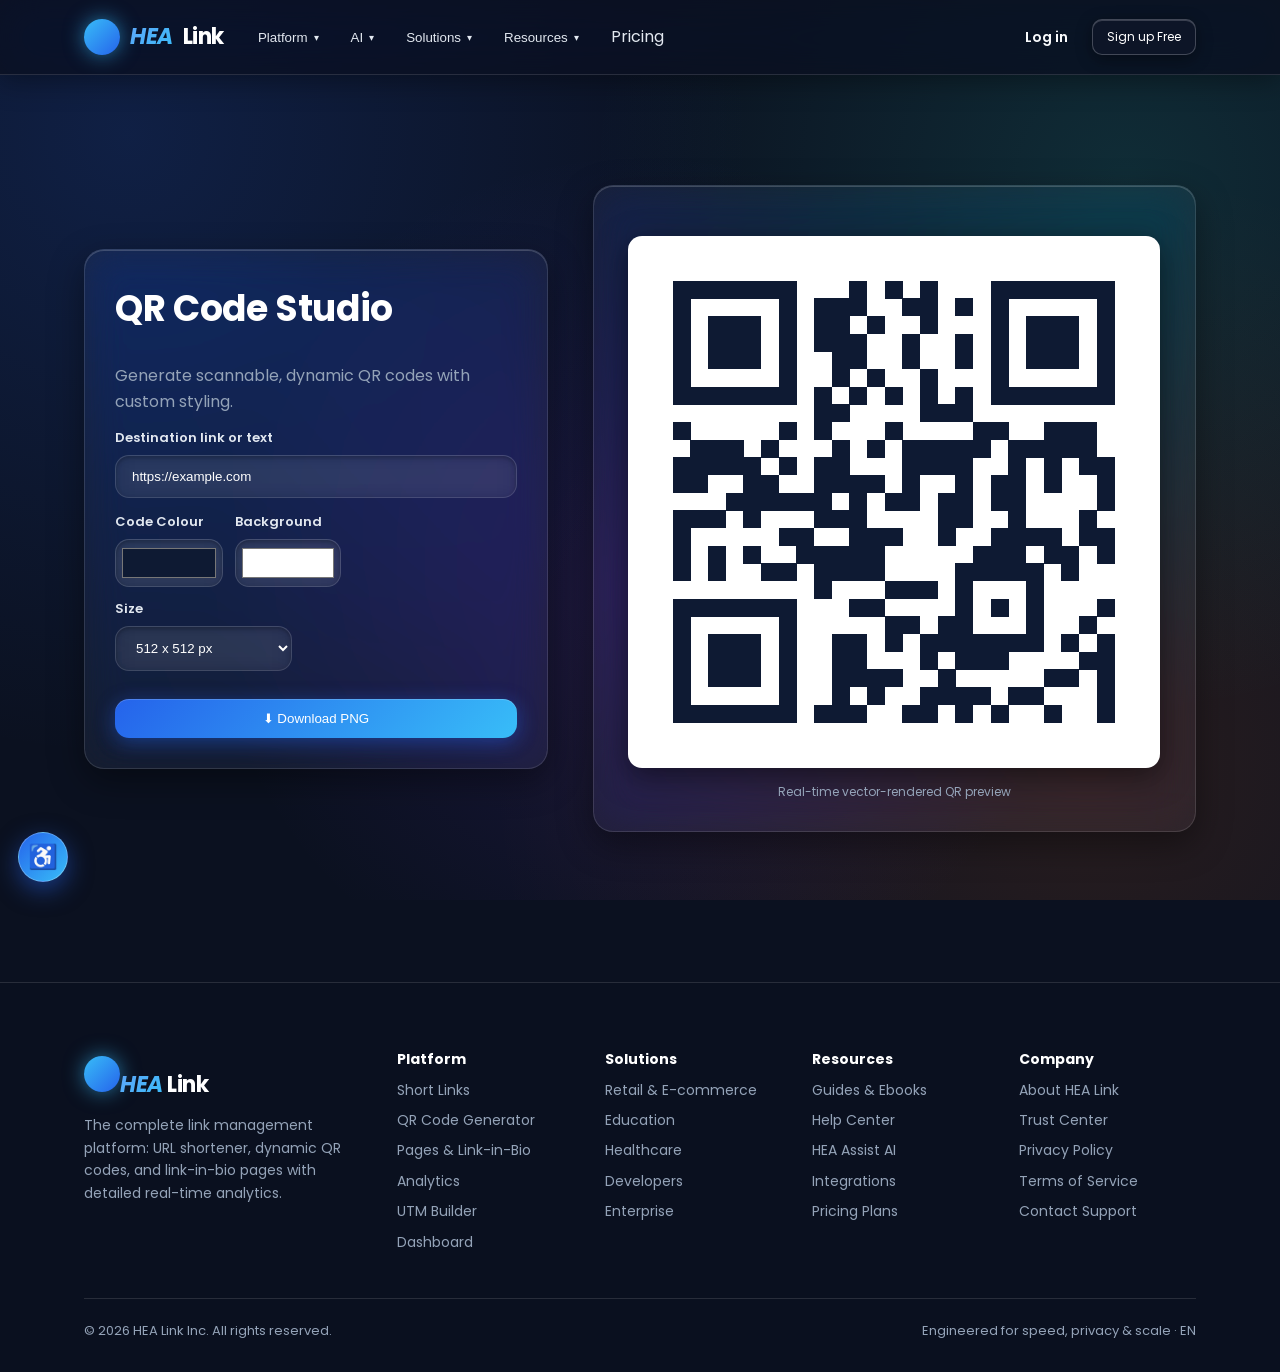
<file: qr-code.html>
<!doctype html>
<html lang="en">
<head>
  <meta charset="utf-8">
  <title>Redirecting to HEA Link…</title>
  <meta http-equiv="refresh" content="0; url=index.html#qr">
  <script>location.replace('index.html#qr');</script>
</head>
<body style="font-family:sans-serif;text-align:center;padding:50px">
  <p>Redirecting to <a href="index.html#qr">QR Code Studio</a>…</p>
</body>
</html>
</file>
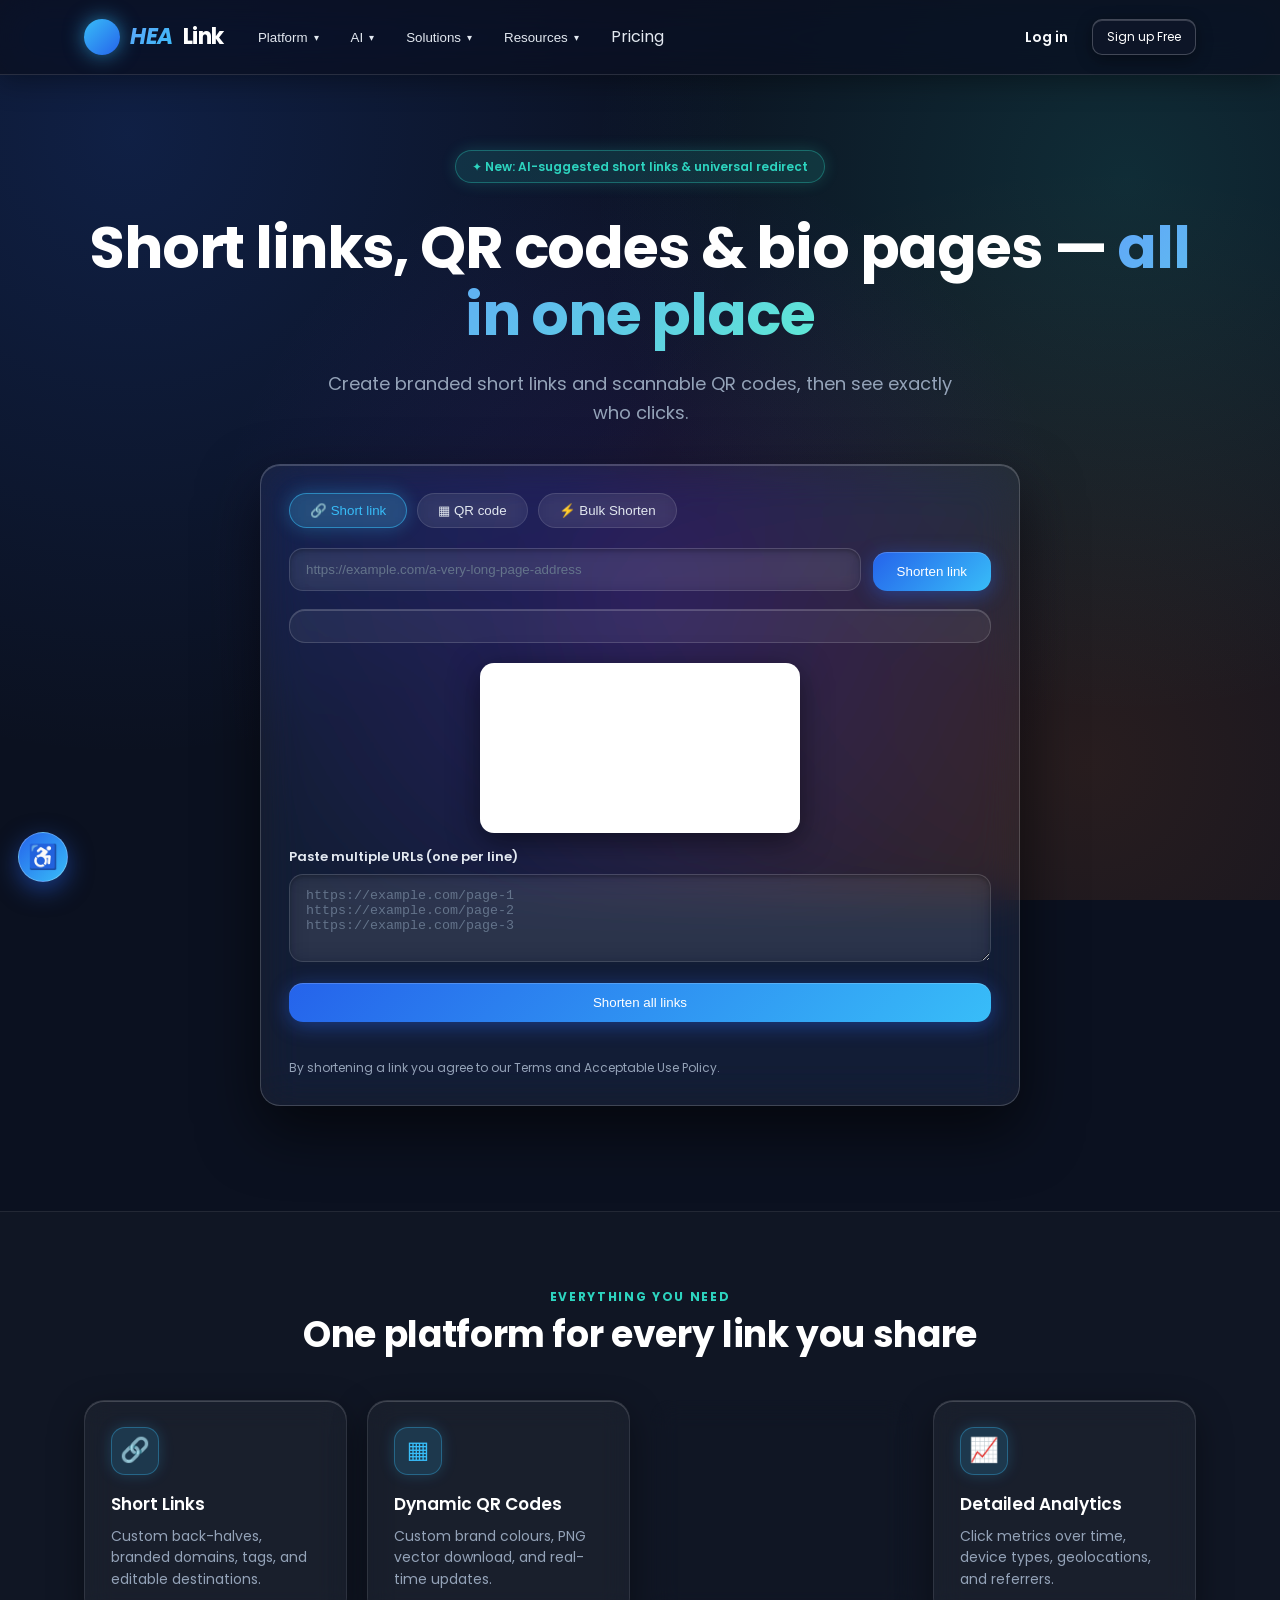
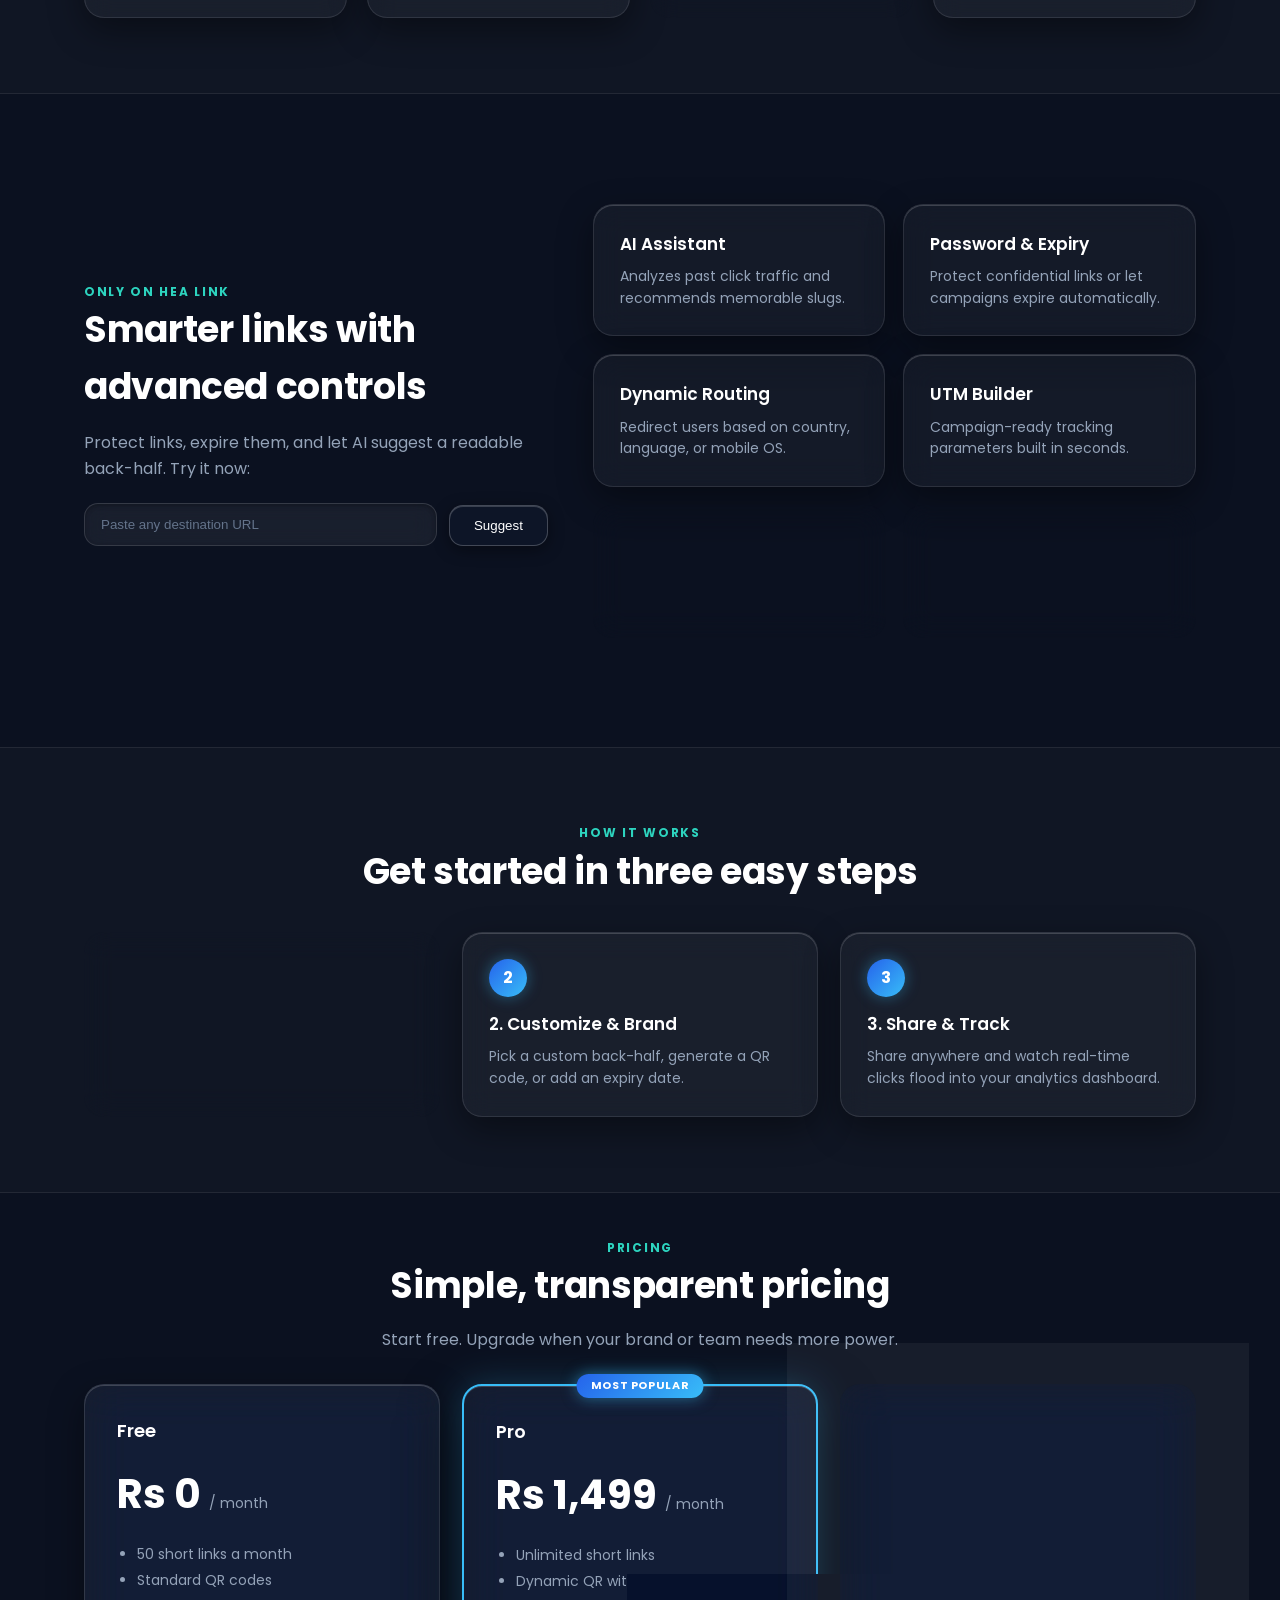
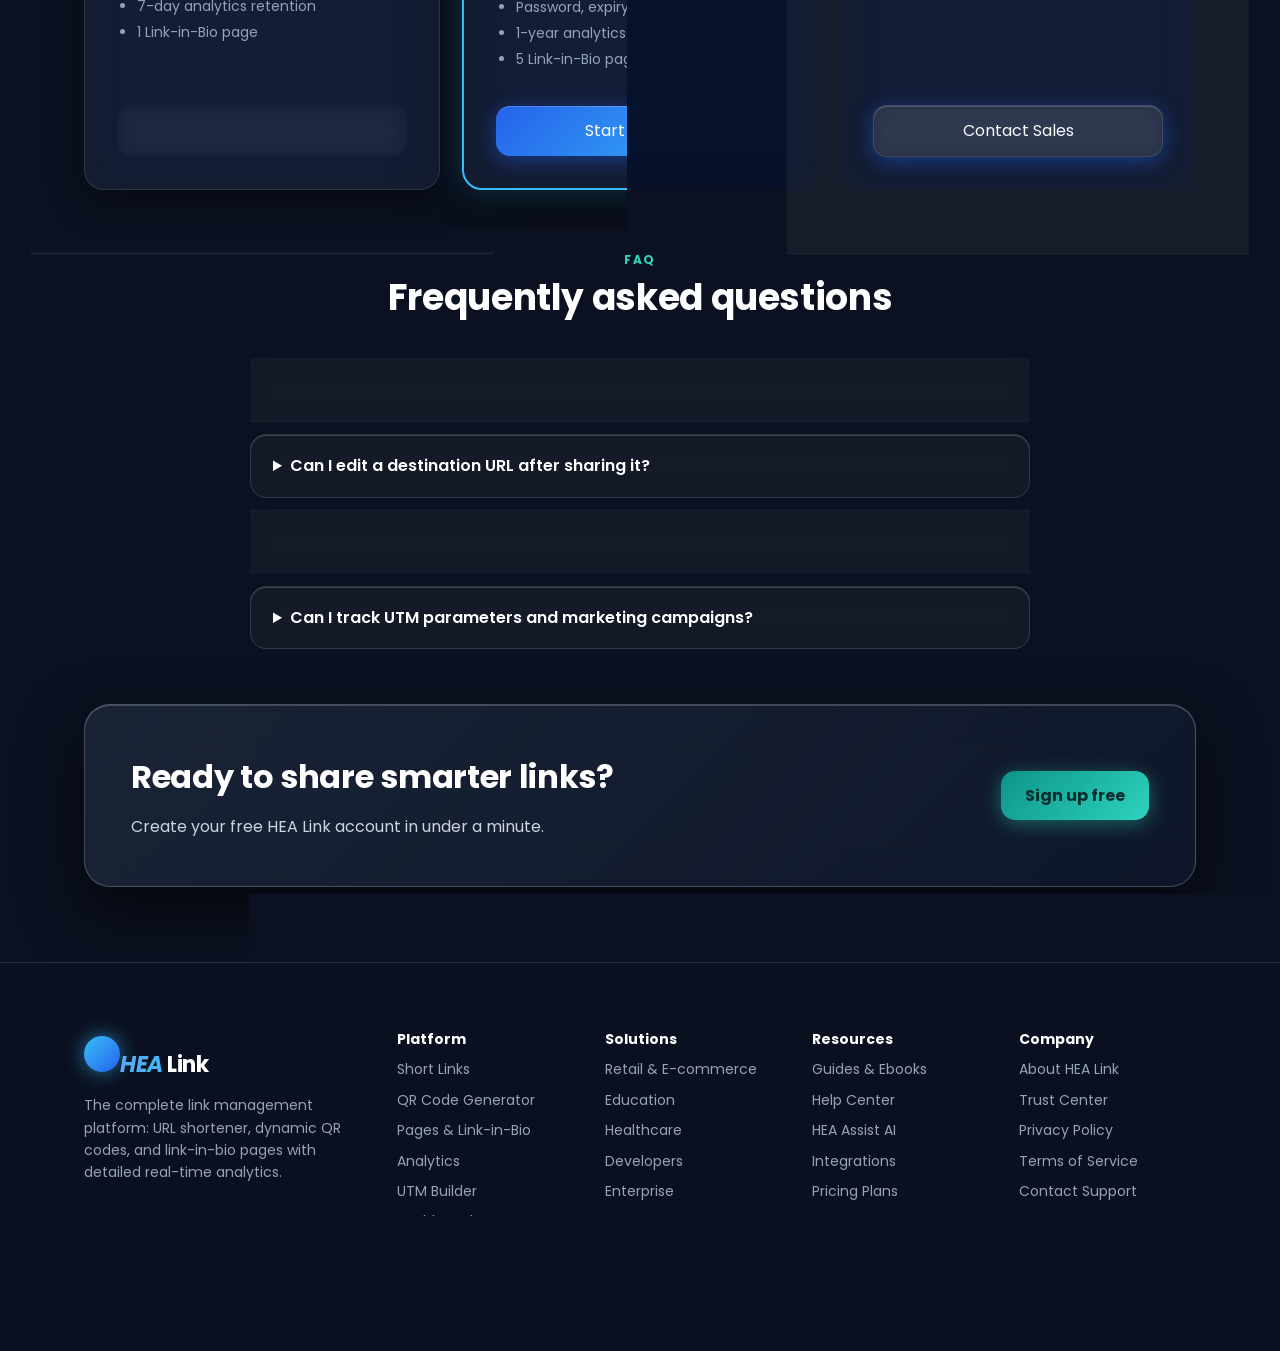
<file: r.html>
<!doctype html>
<html lang="en">
<head>
  <meta charset="utf-8">
  <title>Redirecting to destination…</title>
  <script>
    (function() {
      const p = new URLSearchParams(location.search);
      const c = p.get('c') || p.get('slug') || location.hash.replace('#', '');
      const u = p.get('u');
      let target = 'index.html';
      if (c) {
        target += '#go-' + encodeURIComponent(c);
        if (u) target += '?u=' + encodeURIComponent(u);
      }
      location.replace(target);
    })();
  </script>
</head>
<body style="font-family:sans-serif;text-align:center;padding:50px">
  <p>Safely redirecting…</p>
</body>
</html>
</file>
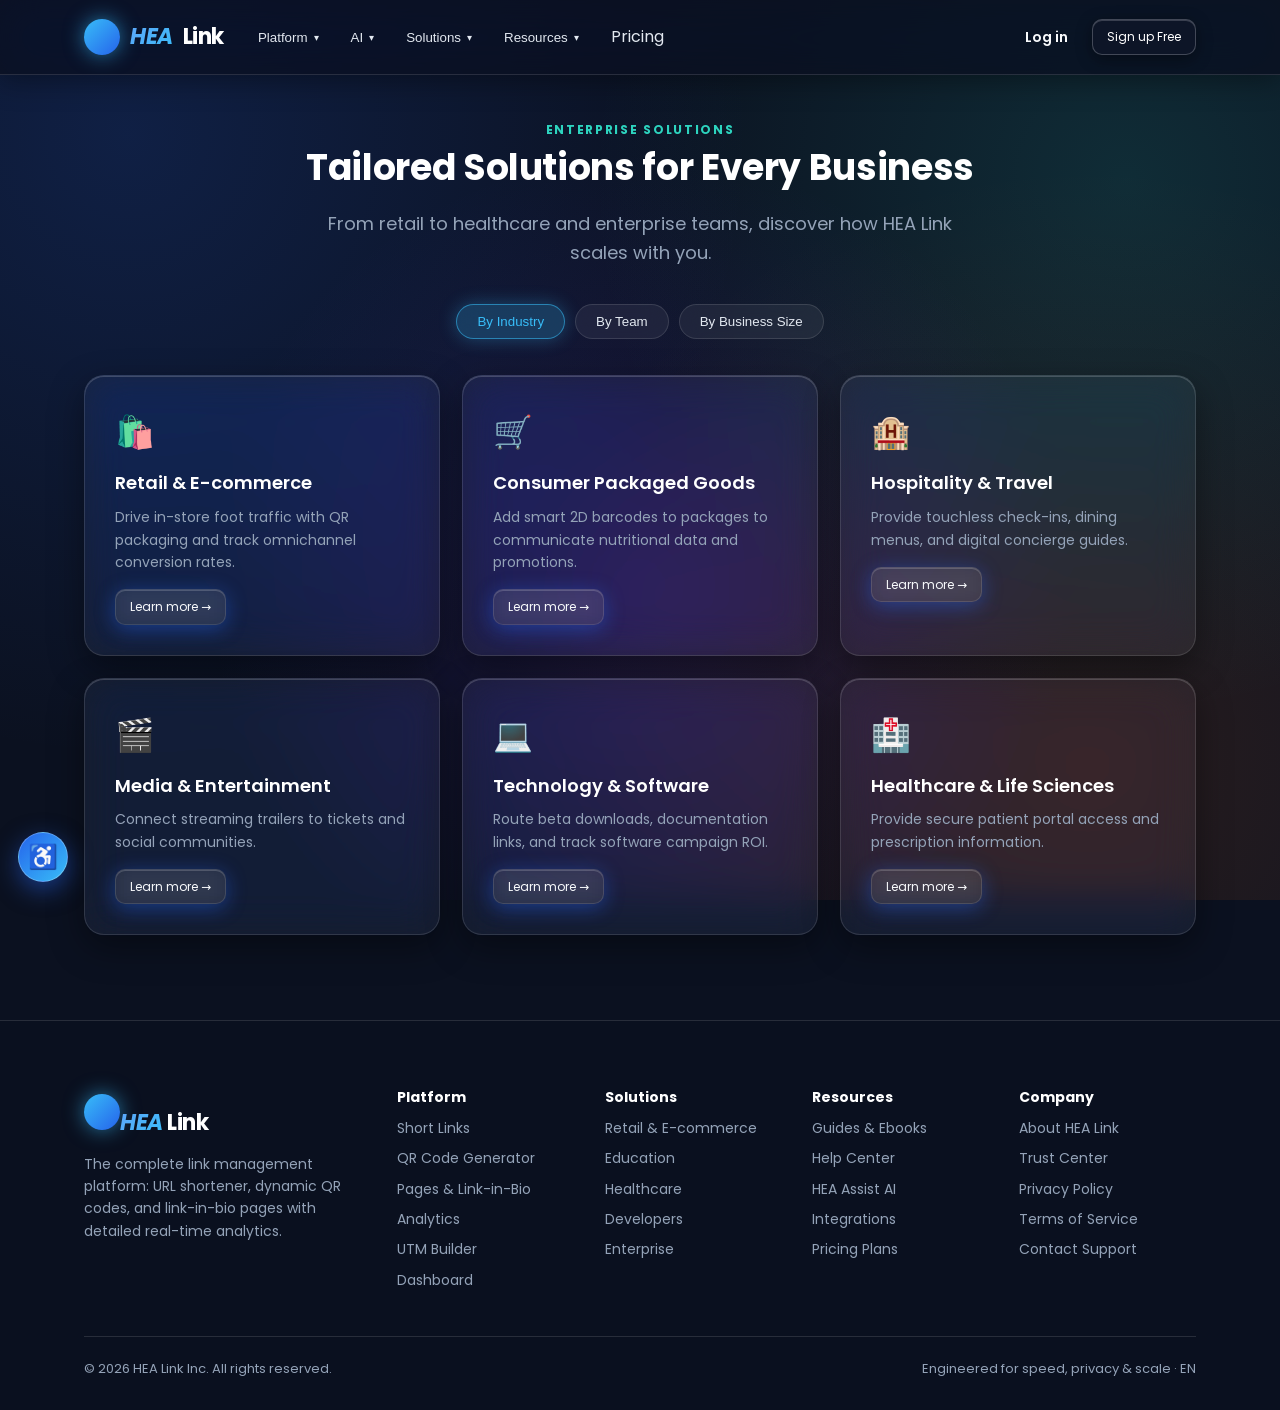
<file: solutions.html>
<!doctype html>
<html lang="en">
<head>
  <meta charset="utf-8">
  <title>Redirecting to HEA Link…</title>
  <meta http-equiv="refresh" content="0; url=index.html#solutions">
  <script>location.replace('index.html#solutions');</script>
</head>
<body style="font-family:sans-serif;text-align:center;padding:50px">
  <p>Redirecting to <a href="index.html#solutions">Solutions</a>…</p>
</body>
</html>
</file>
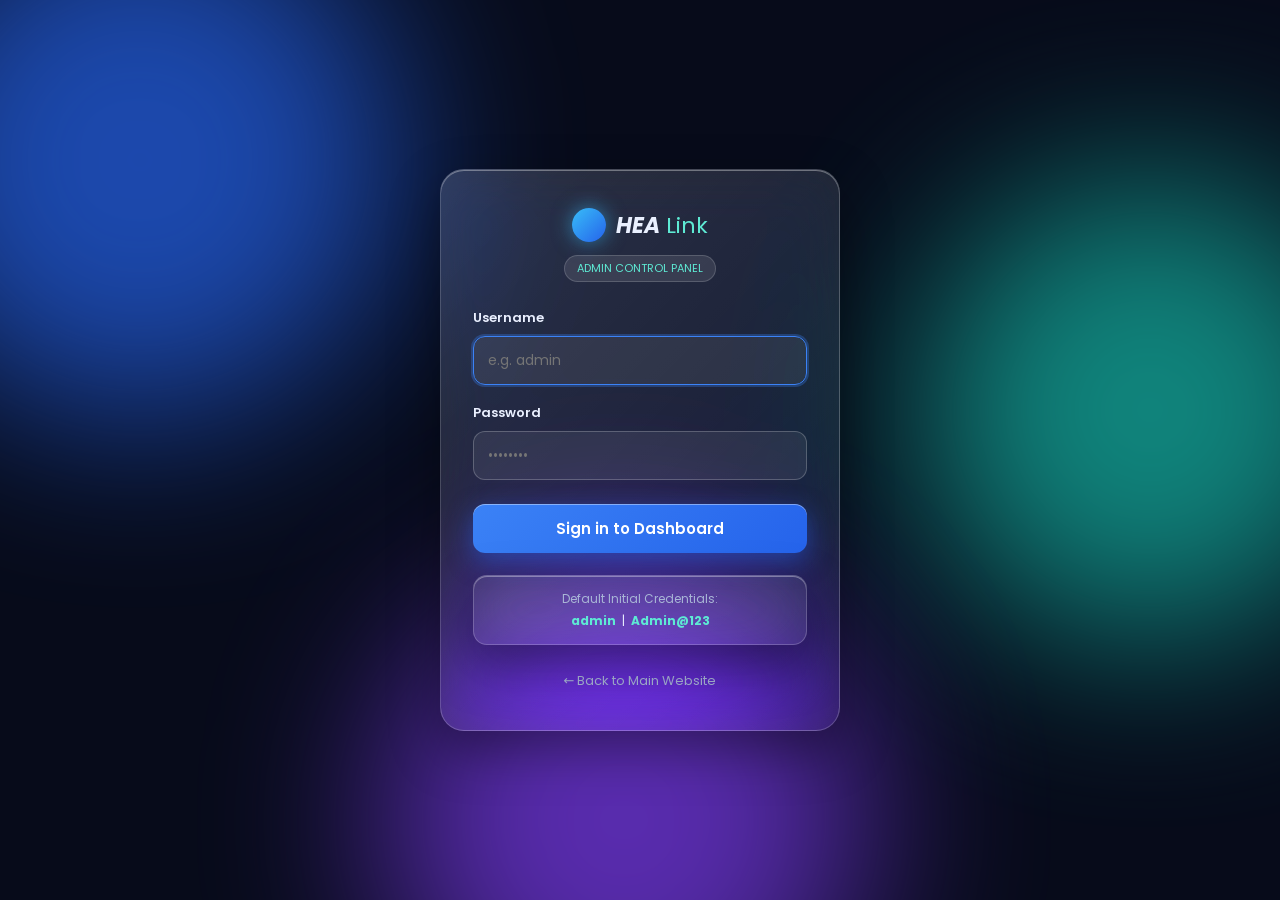
<file: public_html/admin/dashboard.html>
<!doctype html>
<html lang="en">
<head>
    <meta charset="utf-8">
    <meta name="viewport" content="width=device-width, initial-scale=1.0">
    <title>Admin Dashboard — HEA Link</title>
    <link rel="preconnect" href="https://fonts.googleapis.com">
    <link rel="preconnect" href="https://fonts.gstatic.com" crossorigin>
    <link href="https://fonts.googleapis.com/css2?family=Poppins:ital,wght@0,400;0,500;0,600;0,700;1,700&display=swap" rel="stylesheet">
    <link rel="stylesheet" href="../style.css">
</head>
<body>
    <div class="r" style="min-height: 1200px; padding-bottom: 80px;">
        <div class="o" style="width:520px;height:520px;background:#2563eb;left:-120px;top:-100px"></div>
        <div class="o" style="width:460px;height:460px;background:#14b8a6;right:-100px;top:180px"></div>
        <div class="o" style="width:480px;height:480px;background:#7c3aed;left:30%;bottom:-160px"></div>

        <div class="z">
            <div class="w f" style="align-items:center;justify-content:space-between;padding-top:20px">
                <div class="g f" style="width:100%;align-items:center;justify-content:space-between;padding:12px 22px;border-radius:99px;box-sizing:border-box">
                    <a href="../../index.html" class="f" style="align-items:center;gap:10px">
                        <span style="width:34px;height:34px;border-radius:50%;background:linear-gradient(135deg,#38bdf8,#2563eb);box-shadow:0 0 20px rgba(56,189,248,.6);display:inline-block"></span>
                        <span style="font-size:20px"><b style="font-style:italic">HEA</b> <span class="k">Link</span> <span class="m" style="font-size:12px;font-weight:normal">| Dashboard</span></span>
                    </a>

                    <div class="f" style="gap:14px;align-items:center">
                        <span class="m" style="font-size:13px">Signed in: <b style="color:#fff" id="adminUsername">admin</b></span>
                        <a href="../../index.html" class="n" target="_blank" style="padding:8px 14px;font-size:12px">View Website ↗</a>
                        <button id="logoutBtn" class="n" style="padding:8px 14px;font-size:12px;color:#fca5a5;border-color:rgba(239,68,68,0.4)">Log out</button>
                    </div>
                </div>
            </div>

            <div class="w" style="padding-top: 40px;">
                <div id="noticeAlert" class="g" style="display:none; padding: 14px 20px; border-radius: 14px; margin-bottom: 24px; font-size: 14px;"></div>

                <div class="gr" style="grid-template-columns: repeat(4, 1fr); margin-bottom: 30px;">
                    <div class="g c">
                        <span class="k" style="font-size: 11px; font-weight: 600; letter-spacing: 0.1em;">TOTAL LINKS</span>
                        <h2 style="text-align: left; font-size: 34px; margin: 8px 0;" id="metricTotalLinks">0</h2>
                        <p class="m" style="font-size: 12px;">Active destinations</p>
                    </div>
                    <div class="g c">
                        <span class="k" style="font-size: 11px; font-weight: 600; letter-spacing: 0.1em;">TOTAL CLICKS</span>
                        <h2 style="text-align: left; font-size: 34px; margin: 8px 0; color: #7cb2ff;" id="metricTotalClicks">0</h2>
                        <p class="m" style="font-size: 12px;">Visits tracked</p>
                    </div>
                    <div class="g c">
                        <span class="k" style="font-size: 11px; font-weight: 600; letter-spacing: 0.1em;">MOBILE CLICKS</span>
                        <h2 style="text-align: left; font-size: 34px; margin: 8px 0;" id="metricMobileClicks">0</h2>
                        <p class="m" style="font-size: 12px;">Mobile devices</p>
                    </div>
                    <div class="g c">
                        <span class="k" style="font-size: 11px; font-weight: 600; letter-spacing: 0.1em;">DESKTOP CLICKS</span>
                        <h2 style="text-align: left; font-size: 34px; margin: 8px 0;" id="metricDesktopClicks">0</h2>
                        <p class="m" style="font-size: 12px;">Desktop PCs</p>
                    </div>
                </div>

                <div class="g c" style="margin-bottom: 30px;">
                    <h3 style="font-size: 16px; margin-bottom: 14px;">Create Short Link from Admin</h3>
                    <form id="createLinkForm" class="f" style="gap: 12px; flex-wrap: wrap;">
                        <input type="url" id="newUrl" class="i" placeholder="https://example.com/destination-page" required style="flex: 2; min-width: 240px;">
                        <input type="text" id="newCustom" class="i" placeholder="Custom back-half (optional)" style="flex: 1; min-width: 180px;">
                        <button type="submit" class="b" style="white-space: nowrap;">Create Link</button>
                    </form>
                </div>

                <div class="g c" style="padding: 28px;">
                    <div class="f" style="justify-content: space-between; align-items: center; margin-bottom: 22px; flex-wrap: wrap; gap: 14px;">
                        <div>
                            <h3 style="font-size: 18px; margin-bottom: 4px;">Link Database</h3>
                            <p class="m" style="font-size: 13px;" id="tableCountText">Showing active links</p>
                        </div>
                        <input type="text" id="searchInput" placeholder="Search code or URL..." class="i" style="padding: 8px 12px; width: 220px; font-size: 13px;">
                    </div>

                    <div style="overflow-x: auto;">
                        <table style="width: 100%; border-collapse: collapse; font-size: 13px; text-align: left;">
                            <thead>
                                <tr style="border-bottom: 1px solid rgba(255,255,255,0.15); color: #a9b6d6;">
                                    <th style="padding: 12px 14px;">Short Link</th>
                                    <th style="padding: 12px 14px;">Destination URL</th>
                                    <th style="padding: 12px 14px;">Clicks</th>
                                    <th style="padding: 12px 14px;">Created</th>
                                    <th style="padding: 12px 14px; text-align: right;">Action</th>
                                </tr>
                            </thead>
                            <tbody id="linksTableBody"></tbody>
                        </table>
                    </div>
                </div>
            </div>
        </div>
    </div>

    <script>
        const adminSession = localStorage.getItem('hea_admin_user');
        if (!adminSession) {
            window.location.href = 'login.html';
        }
        const userObj = JSON.parse(adminSession || '{}');
        document.getElementById('adminUsername').textContent = userObj.username || 'admin';

        function getLinks() {
            try {
                return JSON.parse(localStorage.getItem('hea_links') || '[]');
            } catch(e) {
                return [];
            }
        }

        function saveLinks(links) {
            localStorage.setItem('hea_links', JSON.stringify(links));
            renderDashboard();
        }

        function renderDashboard() {
            const links = getLinks();
            const searchTerm = document.getElementById('searchInput').value.trim().toLowerCase();

            let totalClicks = 0, mobileClicks = 0, desktopClicks = 0;
            links.forEach(l => {
                totalClicks += (l.clicks || 0);
                mobileClicks += (l.mobile_clicks || 0);
                desktopClicks += (l.desktop_clicks || 0);
            });

            document.getElementById('metricTotalLinks').textContent = links.length;
            document.getElementById('metricTotalClicks').textContent = totalClicks.toLocaleString();
            document.getElementById('metricMobileClicks').textContent = mobileClicks.toLocaleString();
            document.getElementById('metricDesktopClicks').textContent = desktopClicks.toLocaleString();

            const filtered = links.filter(l => l.code.toLowerCase().includes(searchTerm) || l.long_url.toLowerCase().includes(searchTerm));
            document.getElementById('tableCountText').textContent = `Showing ${filtered.length} active short link(s)`;

            const tbody = document.getElementById('linksTableBody');
            tbody.innerHTML = '';

            filtered.forEach(link => {
                const tr = document.createElement('tr');
                tr.style.borderBottom = '1px solid rgba(255,255,255,0.06)';
                tr.innerHTML = `
                    <td style="padding: 14px; color: #60a5fa; font-weight: 600;">/${link.code}</td>
                    <td style="padding: 14px;"><a href="${link.long_url}" target="_blank" class="m" style="max-width:300px;display:block;overflow:hidden;text-overflow:ellipsis;white-space:nowrap;">${link.long_url}</a></td>
                    <td style="padding: 14px;"><span class="t" style="background:rgba(96,165,250,0.25);color:#93c5fd;">${link.clicks || 0} clicks</span></td>
                    <td style="padding: 14px;" class="m">${new Date(link.created_at).toLocaleDateString()}</td>
                    <td style="padding: 14px; text-align: right;">
                        <button onclick="navigator.clipboard.writeText('${link.long_url}'); alert('Copied destination URL!');" class="n" style="padding:5px 10px;font-size:11px;">Copy</button>
                        <button onclick="deleteLink(${link.id})" class="n" style="padding:5px 10px;font-size:11px;color:#fca5a5;border-color:rgba(239,68,68,0.4)">Delete</button>
                    </td>
                `;
                tbody.appendChild(tr);
            });
        }

        window.deleteLink = function(id) {
            if (confirm('Delete this link?')) {
                let links = getLinks().filter(l => l.id !== id);
                saveLinks(links);
            }
        };

        document.getElementById('createLinkForm').addEventListener('submit', (e) => {
            e.preventDefault();
            const url = document.getElementById('newUrl').value.trim();
            const custom = document.getElementById('newCustom').value.trim();
            if (!url) return;

            let links = getLinks();
            let code = custom || 'link-' + Math.floor(1000 + Math.random() * 9000);

            links.unshift({
                id: Date.now(),
                code: code,
                long_url: url,
                clicks: 0,
                mobile_clicks: 0,
                desktop_clicks: 0,
                created_at: new Date().toISOString()
            });

            saveLinks(links);
            document.getElementById('newUrl').value = '';
            document.getElementById('newCustom').value = '';
        });

        document.getElementById('searchInput').addEventListener('input', renderDashboard);

        document.getElementById('logoutBtn').addEventListener('click', () => {
            localStorage.removeItem('hea_admin_user');
            window.location.href = 'login.html';
        });

        renderDashboard();
    </script>
</body>
</html>
</file>
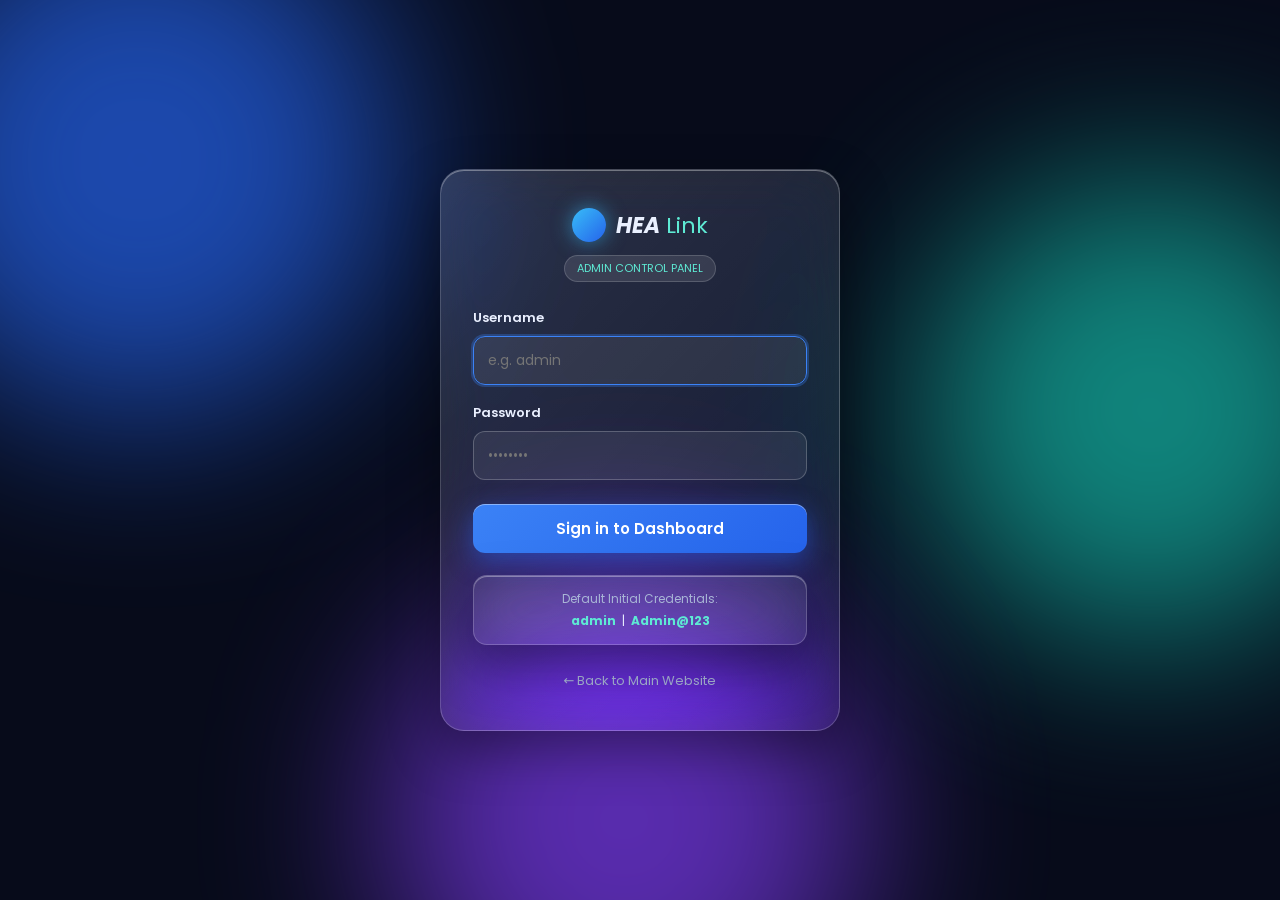
<file: public_html/admin/login.html>
<!doctype html>
<html lang="en">
<head>
    <meta charset="utf-8">
    <meta name="viewport" content="width=device-width, initial-scale=1.0">
    <title>Admin Login — HEA Link</title>
    <link rel="preconnect" href="https://fonts.googleapis.com">
    <link rel="preconnect" href="https://fonts.gstatic.com" crossorigin>
    <link href="https://fonts.googleapis.com/css2?family=Poppins:ital,wght@0,400;0,500;0,600;0,700;1,700&display=swap" rel="stylesheet">
    <link rel="stylesheet" href="../style.css">
</head>
<body>
    <div class="r" style="min-height: 100vh; display: flex; align-items: center; justify-content: center;">
        <div class="o" style="width:520px;height:520px;background:#2563eb;left:-120px;top:-100px"></div>
        <div class="o" style="width:460px;height:460px;background:#14b8a6;right:-100px;top:180px"></div>
        <div class="o" style="width:480px;height:480px;background:#7c3aed;left:30%;bottom:-160px"></div>

        <div class="z" style="width: 100%; max-width: 440px; padding: 20px;">
            <div class="g c" style="padding: 38px 32px; border-radius: 24px;">
                <div style="text-align: center; margin-bottom: 26px;">
                    <a href="../index.html" class="f" style="align-items: center; justify-content: center; gap: 10px; margin-bottom: 12px;">
                        <span style="width:34px;height:34px;border-radius:50%;background:linear-gradient(135deg,#38bdf8,#2563eb);box-shadow:0 0 20px rgba(56,189,248,.6);display:inline-block"></span>
                        <span style="font-size:22px"><b style="font-style:italic">HEA</b> <span class="k">Link</span></span>
                    </a>
                    <span class="t k" style="font-size: 11px; padding: 4px 12px;">ADMIN CONTROL PANEL</span>
                </div>

                <div id="errorBox" style="display: none; background: rgba(239,68,68,0.2); border: 1px solid rgba(239,68,68,0.4); color: #fca5a5; padding: 12px 14px; border-radius: 12px; font-size: 13px; margin-bottom: 20px; text-align: center;"></div>
                <div id="successBox" style="display: none; background: rgba(20,184,166,0.2); border: 1px solid rgba(20,184,166,0.4); color: #5eead4; padding: 12px 14px; border-radius: 12px; font-size: 13px; margin-bottom: 20px; text-align: center;"></div>

                <form id="loginForm">
                    <div style="margin-bottom: 18px;">
                        <label style="display: block; font-size: 13px; font-weight: 600; margin-bottom: 8px;">Username</label>
                        <input type="text" id="username" class="i" placeholder="e.g. admin" required autofocus autocomplete="username">
                    </div>

                    <div style="margin-bottom: 24px;">
                        <label style="display: block; font-size: 13px; font-weight: 600; margin-bottom: 8px;">Password</label>
                        <input type="password" id="password" class="i" placeholder="••••••••" required autocomplete="current-password">
                    </div>

                    <button type="submit" id="submitBtn" class="b" style="width: 100%; box-sizing: border-box; justify-content: center; font-size: 15px; padding: 13px;">
                        Sign in to Dashboard
                    </button>
                </form>

                <div class="g" style="margin-top: 22px; padding: 14px; border-radius: 14px; text-align: center; font-size: 12px; background: rgba(255,255,255,0.06);">
                    <p class="m" style="margin-bottom: 4px;">Default Initial Credentials:</p>
                    <p><b class="k">admin</b> &nbsp;|&nbsp; <b class="k">Admin@123</b></p>
                </div>

                <div style="text-align: center; margin-top: 22px;">
                    <a href="../../index.html" class="m" style="font-size: 13px; transition: color 0.2s;">← Back to Main Website</a>
                </div>
            </div>
        </div>
    </div>

    <script>
        if (localStorage.getItem('hea_admin_user')) {
            window.location.href = 'dashboard.html';
        }

        const loginForm = document.getElementById('loginForm');
        const usernameInput = document.getElementById('username');
        const passwordInput = document.getElementById('password');
        const submitBtn = document.getElementById('submitBtn');
        const errorBox = document.getElementById('errorBox');
        const successBox = document.getElementById('successBox');

        loginForm.addEventListener('submit', (e) => {
            e.preventDefault();
            const username = usernameInput.value.trim();
            const password = passwordInput.value;

            submitBtn.disabled = true;
            submitBtn.textContent = 'Verifying...';

            setTimeout(() => {
                if (username === 'admin' && password === 'Admin@123') {
                    localStorage.setItem('hea_admin_user', JSON.stringify({ username: username, loggedInAt: Date.now() }));
                    successBox.textContent = '✅ Login successful! Redirecting...';
                    successBox.style.display = 'block';
                    errorBox.style.display = 'none';
                    setTimeout(() => { window.location.href = 'dashboard.html'; }, 500);
                } else {
                    submitBtn.disabled = false;
                    submitBtn.textContent = 'Sign in to Dashboard';
                    errorBox.textContent = 'Invalid username or password.';
                    errorBox.style.display = 'block';
                    passwordInput.value = '';
                    passwordInput.focus();
                }
            }, 300);
        });
    </script>
</body>
</html>
</file>
<file: style.css>
/* =========================================================
   HEA Link — Dark Light Mix Glassmorphism Theme
   Frosted Glass UI, Luminous Accents & Ambient Mesh Glow
   ========================================================= */

:root {
  --bg: #0b1120;
  --bg-surface: rgba(15, 23, 42, 0.65);
  --ink: #f8fafc;
  --ink-secondary: #e2e8f0;
  --mut: #94a3b8;
  --blue: #38bdf8;
  --blue-solid: #2563eb;
  --blue-hover: #60a5fa;
  --teal: #2dd4bf;
  --orange: #fb923c;
  --orange-light: rgba(251, 146, 60, 0.14);
  --line: rgba(255, 255, 255, 0.12);
  --line-strong: rgba(255, 255, 255, 0.22);
  --card: rgba(255, 255, 255, 0.05);
  --card-hover: rgba(255, 255, 255, 0.085);
  --r: 20px;
  --shadow: 0 12px 35px rgba(0, 0, 0, 0.4);
  --shadow-lg: 0 25px 60px rgba(0, 0, 0, 0.6);
  --glass-border: 1px solid rgba(255, 255, 255, 0.15);
  --glass-inset: inset 0 1px 0 rgba(255, 255, 255, 0.18);
}

* { box-sizing: border-box; }
html { scroll-behavior: smooth; }
body {
  margin: 0;
  font: 16px/1.6 'Poppins', system-ui, -apple-system, BlinkMacSystemFont, 'Segoe UI', Roboto, sans-serif;
  background-color: var(--bg);
  background-image: 
    radial-gradient(circle at 10% 15%, rgba(37, 99, 235, 0.18) 0%, transparent 45%),
    radial-gradient(circle at 88% 20%, rgba(45, 212, 191, 0.14) 0%, transparent 40%),
    radial-gradient(circle at 50% 65%, rgba(124, 58, 237, 0.14) 0%, transparent 50%),
    radial-gradient(circle at 85% 85%, rgba(249, 115, 22, 0.12) 0%, transparent 45%);
  background-attachment: fixed;
  color: var(--ink);
  -webkit-font-smoothing: antialiased;
  min-height: 100vh;
}

a { color: inherit; text-decoration: none; }
h1, h2, h3, h4, p { margin: 0; }
.wrap { max-width: 1160px; margin: 0 auto; padding: 0 24px; }
.narrow { max-width: 520px; margin: 0 auto; }

h1 {
  font-size: clamp(34px, 5.5vw, 58px);
  line-height: 1.15;
  font-weight: 700;
  margin: 20px 0;
  letter-spacing: -0.02em;
  color: #ffffff;
}
h1 em {
  font-style: normal;
  background: linear-gradient(135deg, #60a5fa, #5eead4);
  -webkit-background-clip: text;
  background-clip: text;
  color: transparent;
}
h2 {
  font-size: clamp(26px, 3.5vw, 36px);
  text-align: center;
  margin-bottom: 12px;
  font-weight: 700;
  letter-spacing: -0.01em;
  color: #ffffff;
}
h2.left { text-align: left; }
h3 { font-size: 18px; font-weight: 600; color: #ffffff; }
.center { text-align: center; }
.muted { color: var(--mut); }
.small { font-size: 12px; color: var(--mut); margin-top: 12px; }
.eyebrow {
  font-size: 12px;
  font-weight: 700;
  letter-spacing: 0.14em;
  color: var(--teal);
  text-align: center;
  text-transform: uppercase;
}
.split .eyebrow { text-align: left; }
.split h2 { text-align: left; }

/* ---------------- NAVBAR & MEGA MENUS ---------------- */
.nav {
  position: sticky;
  top: 0;
  z-index: 100;
  background: rgba(11, 17, 32, 0.82);
  backdrop-filter: blur(20px) saturate(180%);
  -webkit-backdrop-filter: blur(20px) saturate(180%);
  border-bottom: 1px solid var(--line);
  box-shadow: 0 4px 30px rgba(0, 0, 0, 0.4);
}
.nav-in {
  display: flex;
  align-items: center;
  gap: 20px;
  height: 74px;
}
.logo {
  display: flex;
  align-items: center;
  gap: 10px;
  font-size: 22px;
  font-weight: 700;
  letter-spacing: -0.02em;
  color: #ffffff;
}
.logo i {
  width: 36px;
  height: 36px;
  border-radius: 50%;
  background: linear-gradient(135deg, #38bdf8, #2563eb);
  display: inline-block;
  box-shadow: 0 0 20px rgba(56, 189, 248, 0.6);
}
.logo b {
  font-style: italic;
  background: linear-gradient(135deg, #60a5fa, #38bdf8);
  -webkit-background-clip: text;
  background-clip: text;
  color: transparent;
}

#menu {
  display: flex;
  align-items: center;
  gap: 4px;
  flex: 1;
}
.mi {
  position: relative;
}
.mi > button, .mi > a {
  background: none;
  border: 0;
  font: 500 15px inherit;
  padding: 10px 14px;
  border-radius: 12px;
  cursor: pointer;
  color: var(--ink-secondary);
  display: flex;
  align-items: center;
  gap: 6px;
  transition: all 0.15s ease;
}
.mi > button:hover, .mi > a:hover, .mi.open > button {
  background: rgba(255, 255, 255, 0.08);
  color: var(--blue);
}
.mi .arrow {
  font-size: 10px;
  transition: transform 0.2s ease;
}
.mi.open .arrow, .mi:hover .arrow {
  transform: rotate(180deg);
}

/* Glassmorphism Mega dropdown */
.drop {
  position: absolute;
  top: 100%;
  left: 0;
  background: rgba(15, 23, 42, 0.94);
  backdrop-filter: blur(28px) saturate(200%);
  -webkit-backdrop-filter: blur(28px) saturate(200%);
  border: 1px solid rgba(249, 115, 22, 0.5);
  border-radius: 20px;
  box-shadow: 0 25px 60px rgba(0, 0, 0, 0.65), 0 0 30px rgba(249, 115, 22, 0.18), var(--glass-inset);
  padding: 22px;
  display: none;
  z-index: 150;
  animation: glassFadeDown 0.18s ease forwards;
}
@keyframes glassFadeDown {
  from { opacity: 0; transform: translateY(6px); }
  to { opacity: 1; transform: translateY(0); }
}

@media (min-width: 861px) {
  .mi:hover .drop { display: block; }
  .mi::after {
    content: '';
    position: absolute;
    top: 100%;
    left: 0;
    width: 100%;
    height: 14px;
  }
}
.mi.open .drop { display: block; }

/* Mega Layout Columns */
.mega-grid {
  display: flex;
  gap: 24px;
}
.mega-col {
  display: flex;
  flex-direction: column;
  gap: 4px;
  min-width: 220px;
}
.mega-col h4 {
  font-size: 11px;
  font-weight: 700;
  letter-spacing: 0.12em;
  color: #fb923c;
  margin-bottom: 8px;
  text-transform: uppercase;
  padding-left: 10px;
}
.mega-item {
  display: flex;
  align-items: flex-start;
  gap: 12px;
  padding: 10px 12px;
  border-radius: 12px;
  transition: all 0.15s ease;
}
.mega-item:hover {
  background: rgba(255, 255, 255, 0.08);
  transform: translateX(2px);
}
.mega-item .icon-box {
  width: 32px;
  height: 32px;
  border-radius: 8px;
  background: rgba(249, 115, 22, 0.16);
  color: #fb923c;
  display: grid;
  place-items: center;
  font-size: 16px;
  flex-shrink: 0;
  border: 1px solid rgba(249, 115, 22, 0.35);
}
.mega-item b {
  display: block;
  font-size: 13px;
  font-weight: 700;
  letter-spacing: 0.02em;
  color: #ffffff;
  text-transform: uppercase;
}
.mega-item span {
  display: block;
  font-size: 12px;
  color: var(--mut);
  line-height: 1.35;
  margin-top: 2px;
}

/* Side Card inside Mega menu */
.mega-side-card {
  background: rgba(255, 255, 255, 0.04);
  backdrop-filter: blur(14px);
  border: 1px solid rgba(255, 255, 255, 0.12);
  border-radius: 16px;
  padding: 18px;
  width: 260px;
  display: flex;
  flex-direction: column;
  gap: 12px;
  box-shadow: var(--glass-inset);
}
.mega-side-card h4 {
  font-size: 11px;
  font-weight: 700;
  letter-spacing: 0.12em;
  color: #fb923c;
  text-transform: uppercase;
}
.integrations-row {
  display: flex;
  gap: 8px;
}
.integration-pill {
  flex: 1;
  background: rgba(255, 255, 255, 0.07);
  border: 1px solid rgba(255, 255, 255, 0.14);
  border-radius: 10px;
  padding: 10px 6px;
  text-align: center;
  box-shadow: 0 4px 12px rgba(0,0,0,0.2);
  transition: all 0.15s ease;
}
.integration-pill:hover {
  background: rgba(255, 255, 255, 0.12);
  border-color: rgba(56, 189, 248, 0.4);
}
.integration-pill b {
  display: block;
  font-size: 11px;
  font-weight: 600;
  margin-top: 4px;
  color: #ffffff;
}
.integration-pill span {
  font-size: 20px;
}
.mega-side-link {
  font-size: 13px;
  font-weight: 600;
  color: #fb923c;
  display: flex;
  align-items: center;
  gap: 4px;
  transition: color 0.15s ease;
}
.mega-side-link:hover {
  color: #fdba74;
  text-decoration: underline;
}

/* Solutions Tabbed Mega Menu */
.solutions-mega {
  display: flex;
  min-width: 780px;
  gap: 18px;
}
.sol-tabs {
  display: flex;
  flex-direction: column;
  gap: 6px;
  width: 180px;
  border-right: 1px solid var(--line);
  padding-right: 14px;
}
.sol-tab-btn {
  background: none;
  border: 0;
  font: 600 13px inherit;
  padding: 12px 14px;
  border-radius: 12px;
  text-align: left;
  cursor: pointer;
  color: var(--ink-secondary);
  display: flex;
  justify-content: space-between;
  align-items: center;
  transition: all 0.15s ease;
}
.sol-tab-btn:hover, .sol-tab-btn.active {
  background: rgba(249, 115, 22, 0.16);
  color: #fb923c;
}
.sol-tab-btn.active {
  font-weight: 700;
  border-left: 3px solid #fb923c;
}
.sol-grid {
  display: grid;
  grid-template-columns: repeat(2, 1fr);
  gap: 10px;
  flex: 1;
  padding-right: 14px;
}
.sol-use-cases {
  width: 220px;
  border-left: 1px solid var(--line);
  padding-left: 18px;
  display: flex;
  flex-direction: column;
  gap: 6px;
}
.sol-use-cases h4 {
  font-size: 11px;
  font-weight: 700;
  letter-spacing: 0.12em;
  color: #fb923c;
  margin-bottom: 6px;
}
.sol-use-cases a {
  font-size: 12px;
  font-weight: 600;
  padding: 7px 10px;
  border-radius: 8px;
  text-transform: uppercase;
  color: var(--mut);
  transition: all 0.15s ease;
}
.sol-use-cases a:hover {
  background: rgba(255, 255, 255, 0.08);
  color: #ffffff;
}

.nav-r {
  display: flex;
  gap: 12px;
  align-items: center;
}
#burger {
  display: none;
  background: none;
  border: 0;
  font-size: 26px;
  color: #ffffff;
  cursor: pointer;
}

/* ---------------- BUTTONS & GLASS CONTROLS ---------------- */
.btn {
  border: 0;
  border-radius: 14px;
  padding: 12px 24px;
  font: 600 14px inherit;
  background: linear-gradient(135deg, #2563eb, #38bdf8);
  color: #ffffff;
  cursor: pointer;
  display: inline-flex;
  align-items: center;
  justify-content: center;
  gap: 8px;
  box-shadow: 0 4px 20px rgba(37, 99, 235, 0.45), var(--glass-inset);
  transition: all 0.2s ease;
  text-decoration: none;
}
.btn:hover {
  transform: translateY(-2px);
  box-shadow: 0 8px 25px rgba(37, 99, 235, 0.65), var(--glass-inset);
  filter: brightness(1.08);
}
.btn.dark {
  background: rgba(15, 23, 42, 0.85);
  border: 1px solid var(--line-strong);
  color: #ffffff;
  box-shadow: 0 4px 16px rgba(0, 0, 0, 0.4), var(--glass-inset);
}
.btn.dark:hover {
  background: rgba(30, 41, 59, 0.9);
  border-color: rgba(255, 255, 255, 0.35);
}
.btn.teal {
  background: linear-gradient(135deg, #0d9488, #2dd4bf);
  color: #042f2e;
  font-weight: 700;
  box-shadow: 0 4px 20px rgba(45, 212, 191, 0.4);
}
.btn.teal:hover {
  filter: brightness(1.1);
  box-shadow: 0 8px 25px rgba(45, 212, 191, 0.6);
}
.btn.ghost {
  background: rgba(255, 255, 255, 0.08);
  color: #f8fafc;
  border: 1px solid var(--line);
  backdrop-filter: blur(10px);
}
.btn.ghost:hover {
  background: rgba(255, 255, 255, 0.15);
  border-color: rgba(255, 255, 255, 0.3);
}
.btn.wide { width: 100%; }
.btn.sm { padding: 7px 14px; font-size: 12px; border-radius: 10px; }
.btn.red {
  color: #f87171;
  background: rgba(239, 68, 68, 0.12);
  border-color: rgba(239, 68, 68, 0.35);
}
.btn.red:hover {
  background: rgba(239, 68, 68, 0.22);
  border-color: rgba(239, 68, 68, 0.5);
}

input, select, textarea {
  width: 100%;
  padding: 13px 16px;
  border: 1px solid var(--line);
  border-radius: 14px;
  font: 15px inherit;
  background: rgba(255, 255, 255, 0.06);
  color: #ffffff;
  backdrop-filter: blur(12px);
  -webkit-backdrop-filter: blur(12px);
  box-shadow: inset 0 2px 4px rgba(0, 0, 0, 0.25);
  transition: all 0.2s ease;
}
input::placeholder, textarea::placeholder {
  color: #64748b;
}
input:focus, select:focus, textarea:focus {
  outline: none;
  border-color: #38bdf8;
  background: rgba(255, 255, 255, 0.1);
  box-shadow: 0 0 0 3px rgba(56, 189, 248, 0.25), inset 0 2px 4px rgba(0, 0, 0, 0.2);
}
select option {
  background: #0f172a;
  color: #ffffff;
}
label {
  display: block;
  font-size: 13px;
  font-weight: 600;
  color: var(--ink-secondary);
}
label input, label select, label textarea { margin-top: 6px; }
input[type=color] {
  padding: 4px;
  height: 48px;
  cursor: pointer;
  background: rgba(255, 255, 255, 0.08);
}

.row {
  display: flex;
  gap: 12px;
  flex-wrap: wrap;
  align-items: flex-end;
}
.row > input { flex: 1; min-width: 220px; }
.end { justify-content: flex-end; }
.stack { display: flex; flex-direction: column; gap: 14px; }
.err { color: #f87171; font-size: 13px; min-height: 0; }

/* ---------------- HERO & GLASS CARDS ---------------- */
.hero { text-align: center; padding: 75px 20px 60px; }
.lead {
  font-size: 18px;
  color: var(--mut);
  max-width: 660px;
  margin: 0 auto 36px;
  line-height: 1.65;
}
.pill {
  display: inline-block;
  background: rgba(45, 212, 191, 0.14);
  color: var(--teal);
  border: 1px solid rgba(45, 212, 191, 0.35);
  font-size: 12px;
  font-weight: 600;
  padding: 6px 16px;
  border-radius: 99px;
  margin-bottom: 12px;
  box-shadow: 0 0 15px rgba(45, 212, 191, 0.2);
}

.card {
  background: var(--card);
  backdrop-filter: blur(20px) saturate(180%);
  -webkit-backdrop-filter: blur(20px) saturate(180%);
  border: 1px solid var(--line);
  border-radius: var(--r);
  box-shadow: var(--shadow), var(--glass-inset);
  transition: all 0.25s ease;
}
.pad { padding: 30px; }
.hero-card {
  max-width: 760px;
  margin: 0 auto;
  padding: 28px;
  text-align: left;
  border-color: rgba(255, 255, 255, 0.18);
  box-shadow: var(--shadow-lg), var(--glass-inset);
}
.tabs {
  display: flex;
  gap: 10px;
  margin-bottom: 20px;
  flex-wrap: wrap;
}
.tabs button {
  border: 1px solid var(--line);
  background: rgba(255, 255, 255, 0.06);
  border-radius: 99px;
  padding: 9px 20px;
  font: 600 13px inherit;
  cursor: pointer;
  color: var(--ink-secondary);
  backdrop-filter: blur(10px);
  transition: all 0.15s ease;
}
.tabs button:hover {
  background: rgba(255, 255, 255, 0.12);
  color: #ffffff;
}
.tabs .on {
  background: rgba(56, 189, 248, 0.22);
  color: #38bdf8;
  border-color: rgba(56, 189, 248, 0.55);
  box-shadow: 0 0 18px rgba(56, 189, 248, 0.3);
}

.res {
  display: flex;
  justify-content: space-between;
  gap: 14px;
  align-items: center;
  background: rgba(255, 255, 255, 0.06);
  border: 1px solid rgba(255, 255, 255, 0.15);
  border-radius: 16px;
  padding: 16px 20px;
  margin-top: 18px;
  flex-wrap: wrap;
  box-shadow: var(--glass-inset);
}
.res a { color: #38bdf8; font-weight: 600; font-size: 15px; }
.res a:hover { text-decoration: underline; }
.res small { display: block; color: var(--mut); font-size: 12px; margin-bottom: 2px; }

#heroQr, #qCv {
  display: block;
  margin: 20px auto 0;
  max-width: 100%;
  height: auto;
  border-radius: 14px;
  box-shadow: 0 8px 30px rgba(0, 0, 0, 0.5);
  background: #ffffff;
  padding: 10px;
}

/* ---------------- SECTIONS & GRIDS ---------------- */
.band {
  background: rgba(255, 255, 255, 0.02);
  border-block: 1px solid rgba(255, 255, 255, 0.08);
  padding: 75px 0;
  margin: 45px 0;
}
.grid4 { display: grid; grid-template-columns: repeat(4, 1fr); gap: 20px; margin-top: 36px; }
.grid3 { display: grid; grid-template-columns: repeat(3, 1fr); gap: 22px; margin-top: 32px; }
.grid2 { display: grid; grid-template-columns: 1fr 1fr; gap: 18px; }

.fc {
  background: rgba(255, 255, 255, 0.04);
  backdrop-filter: blur(14px);
  -webkit-backdrop-filter: blur(14px);
  border: 1px solid rgba(255, 255, 255, 0.1);
  border-radius: var(--r);
  padding: 26px;
  box-shadow: var(--shadow), var(--glass-inset);
  transition: all 0.25s ease;
}
.fc:hover {
  transform: translateY(-3px);
  background: rgba(255, 255, 255, 0.08);
  border-color: rgba(56, 189, 248, 0.4);
  box-shadow: 0 15px 40px rgba(0, 0, 0, 0.45), 0 0 25px rgba(56, 189, 248, 0.15);
}
.fc .ic {
  width: 48px;
  height: 48px;
  border-radius: 14px;
  background: rgba(56, 189, 248, 0.16);
  border: 1px solid rgba(56, 189, 248, 0.35);
  color: #38bdf8;
  display: grid;
  place-items: center;
  font-size: 24px;
  margin-bottom: 16px;
  box-shadow: 0 0 15px rgba(56, 189, 248, 0.2);
}
.fc h3 { font-size: 17px; margin-bottom: 8px; color: #ffffff; }
.fc p { font-size: 14px; color: var(--mut); line-height: 1.55; }

.split {
  display: grid;
  grid-template-columns: 1fr 1.3fr;
  gap: 45px;
  align-items: center;
  padding-block: 65px;
}
.lead2 { color: var(--mut); margin: 14px 0 20px; line-height: 1.65; }
.aiout { margin-top: 14px; font-weight: 600; color: #38bdf8; word-break: break-all; }
.num {
  width: 38px;
  height: 38px;
  border-radius: 50%;
  background: linear-gradient(135deg, #2563eb, #38bdf8);
  color: #fff;
  display: grid;
  place-items: center;
  font-weight: 700;
  margin-bottom: 14px;
  box-shadow: 0 0 15px rgba(56, 189, 248, 0.4);
}

/* Pricing cards */
.plans .card {
  padding: 32px;
  display: flex;
  flex-direction: column;
  justify-content: space-between;
}
.plans .hot {
  border: 2px solid #38bdf8;
  position: relative;
  box-shadow: 0 0 35px rgba(56, 189, 248, 0.25), var(--shadow-lg), var(--glass-inset);
}
.plans .hot::before {
  content: 'MOST POPULAR';
  position: absolute;
  top: -12px;
  left: 50%;
  transform: translateX(-50%);
  background: linear-gradient(135deg, #2563eb, #38bdf8);
  color: #fff;
  font-size: 11px;
  font-weight: 700;
  padding: 3px 14px;
  border-radius: 99px;
  letter-spacing: 0.06em;
  box-shadow: 0 0 15px rgba(56, 189, 248, 0.5);
}
.price { font-size: 40px; font-weight: 700; margin: 16px 0; color: #ffffff; }
.plans ul { padding-left: 20px; color: var(--mut); font-size: 14px; line-height: 1.85; min-height: 120px; }

/* FAQ */
.faq { max-width: 780px; margin: 32px auto; }
details {
  background: rgba(255, 255, 255, 0.04);
  backdrop-filter: blur(12px);
  border: 1px solid var(--line);
  border-radius: 16px;
  padding: 18px 22px;
  margin-bottom: 12px;
  box-shadow: var(--glass-inset);
  transition: all 0.2s ease;
}
details[open] {
  background: rgba(255, 255, 255, 0.08);
  border-color: rgba(56, 189, 248, 0.4);
  box-shadow: 0 10px 30px rgba(0, 0, 0, 0.35);
}
summary { cursor: pointer; font-weight: 600; font-size: 16px; user-select: none; color: #ffffff; }
details p { color: var(--mut); margin-top: 12px; font-size: 14px; line-height: 1.65; }

/* CTA */
.cta {
  background: linear-gradient(135deg, rgba(30, 41, 59, 0.8), rgba(15, 23, 42, 0.95));
  backdrop-filter: blur(24px);
  color: #ffffff;
  border: 1px solid var(--line-strong);
  border-radius: 26px;
  padding: 46px;
  display: flex;
  justify-content: space-between;
  align-items: center;
  gap: 24px;
  flex-wrap: wrap;
  margin: 55px 0 75px;
  box-shadow: var(--shadow-lg), var(--glass-inset);
}
.cta h2 { text-align: left; font-size: 32px; color: #ffffff; }
.cta p { color: #cbd5e1; margin-top: 6px; font-size: 16px; }

/* ---------------- DASHBOARD & APP VIEWS ---------------- */
section[data-page]:not([data-page=home]) { padding: 45px 0 85px; }
.bar {
  display: flex;
  justify-content: space-between;
  align-items: flex-end;
  gap: 16px;
  flex-wrap: wrap;
  margin-bottom: 22px;
}
.search { margin-bottom: 18px; }
.list { display: flex; flex-direction: column; gap: 14px; }
.item {
  display: flex;
  gap: 18px;
  align-items: center;
  background: rgba(255, 255, 255, 0.05);
  backdrop-filter: blur(14px);
  -webkit-backdrop-filter: blur(14px);
  border: 1px solid var(--line);
  border-radius: 18px;
  padding: 20px 22px;
  flex-wrap: wrap;
  box-shadow: 0 6px 20px rgba(0, 0, 0, 0.25), var(--glass-inset);
  transition: all 0.2s ease;
}
.item:hover {
  background: rgba(255, 255, 255, 0.08);
  border-color: rgba(255, 255, 255, 0.22);
}
.av {
  width: 46px;
  height: 46px;
  border-radius: 14px;
  background: rgba(56, 189, 248, 0.16);
  border: 1px solid rgba(56, 189, 248, 0.35);
  color: #38bdf8;
  display: grid;
  place-items: center;
  font-weight: 700;
  font-size: 18px;
  box-shadow: 0 0 12px rgba(56, 189, 248, 0.2);
}
.item .mid { flex: 1; min-width: 220px; }
.item .s { color: #38bdf8; font-weight: 600; font-size: 16px; }
.item .s:hover { text-decoration: underline; }
.item .u { font-size: 13px; color: var(--mut); overflow: hidden; text-overflow: ellipsis; white-space: nowrap; max-width: 440px; margin-top: 2px; }
.tag {
  display: inline-block;
  font-size: 11px;
  background: rgba(255, 255, 255, 0.08);
  border: 1px solid rgba(255, 255, 255, 0.12);
  border-radius: 99px;
  padding: 3px 12px;
  margin: 6px 6px 0 0;
  font-weight: 500;
  color: #cbd5e1;
}
.tag.w {
  background: rgba(239, 68, 68, 0.18);
  border-color: rgba(239, 68, 68, 0.4);
  color: #f87171;
}
.cnt { text-align: right; min-width: 60px; }
.cnt b { font-size: 26px; display: block; line-height: 1; color: #ffffff; }
.cnt span { font-size: 11px; color: var(--mut); }
.acts { display: flex; gap: 8px; flex-wrap: wrap; }

/* Analytics */
.stat {
  background: rgba(255, 255, 255, 0.05);
  backdrop-filter: blur(14px);
  border: 1px solid var(--line);
  border-radius: 18px;
  padding: 24px;
  box-shadow: var(--shadow), var(--glass-inset);
}
.stat p { font-size: 13px; color: var(--mut); }
.stat b { font-size: 34px; font-weight: 700; display: block; margin-top: 6px; color: #ffffff; }
#stats { margin: 26px 0; }
.grid3.bd { margin-top: 22px; }
.bars {
  display: flex;
  align-items: flex-end;
  gap: 10px;
  height: 200px;
  margin-top: 20px;
  padding-bottom: 6px;
}
.bars div {
  flex: 1;
  background: linear-gradient(180deg, #38bdf8, #2563eb);
  border-radius: 6px 6px 0 0;
  position: relative;
  min-height: 4px;
  cursor: pointer;
  box-shadow: 0 0 12px rgba(56, 189, 248, 0.35);
  transition: all 0.15s ease;
}
.bars div:hover {
  filter: brightness(1.25);
  transform: scaleY(1.03);
}
.bars div:hover::after {
  content: attr(data-v);
  position: absolute;
  top: -28px;
  left: 50%;
  transform: translateX(-50%);
  font-size: 11px;
  background: #0f172a;
  border: 1px solid var(--line);
  color: #fff;
  padding: 2px 8px;
  border-radius: 6px;
  white-space: nowrap;
}
.lbl { display: flex; gap: 10px; margin-top: 8px; font-size: 11px; color: var(--mut); }
.lbl span { flex: 1; text-align: center; }
.br { margin: 15px 0; }
.br div:first-child { display: flex; justify-content: space-between; font-size: 13px; font-weight: 500; color: #cbd5e1; }
.br i { display: block; height: 8px; border-radius: 9px; background: rgba(255, 255, 255, 0.08); margin-top: 6px; overflow: hidden; }
.br i b { display: block; height: 100%; border-radius: 9px; background: linear-gradient(90deg, #14b8a6, #2dd4bf); box-shadow: 0 0 10px rgba(45, 212, 191, 0.4); }

/* HEA Assist Chat */
.log {
  display: flex;
  flex-direction: column;
  gap: 14px;
  min-height: 250px;
  max-height: 400px;
  overflow-y: auto;
  margin-bottom: 18px;
  padding: 8px 4px;
}
.msg { max-width: 85%; padding: 12px 18px; border-radius: 18px; font-size: 14px; line-height: 1.55; }
.me {
  align-self: flex-end;
  background: linear-gradient(135deg, #2563eb, #38bdf8);
  color: #fff;
  border-bottom-right-radius: 4px;
  box-shadow: 0 4px 15px rgba(37, 99, 235, 0.35);
}
.ai {
  align-self: flex-start;
  background: rgba(255, 255, 255, 0.08);
  border: 1px solid rgba(255, 255, 255, 0.12);
  color: #f8fafc;
  border-bottom-left-radius: 4px;
}
.chips { display: flex; gap: 8px; flex-wrap: wrap; margin-bottom: 16px; }
.chips button {
  border: 1px solid var(--line);
  background: rgba(255, 255, 255, 0.06);
  border-radius: 99px;
  padding: 8px 16px;
  font: 13px inherit;
  cursor: pointer;
  color: var(--ink-secondary);
  transition: all 0.15s ease;
}
.chips button:hover {
  background: rgba(56, 189, 248, 0.18);
  border-color: #38bdf8;
  color: #38bdf8;
}

/* Resources */
.rc {
  background: rgba(255, 255, 255, 0.05);
  backdrop-filter: blur(14px);
  border: 1px solid var(--line);
  border-radius: var(--r);
  overflow: hidden;
  cursor: pointer;
  text-align: left;
  padding: 0;
  font: inherit;
  color: inherit;
  box-shadow: var(--shadow), var(--glass-inset);
  transition: all 0.25s ease;
}
.rc:hover {
  transform: translateY(-3px);
  border-color: rgba(56, 189, 248, 0.4);
  box-shadow: 0 15px 40px rgba(0, 0, 0, 0.45);
}
.rc .cv {
  height: 125px;
  display: grid;
  place-items: center;
  font-size: 42px;
  background: linear-gradient(135deg, rgba(56, 189, 248, 0.22), rgba(45, 212, 191, 0.2));
  border-bottom: 1px solid var(--line);
}
.rc div + div { padding: 18px 20px; }
.rc h3 { font-size: 16px; margin-top: 6px; color: #ffffff; }
.rc p { font-size: 13px; color: var(--mut); margin-top: 6px; line-height: 1.45; }

/* Bio Builder */
.split2 { display: grid; grid-template-columns: 1.15fr 0.85fr; gap: 36px; align-items: start; }
.phone {
  position: sticky;
  top: 95px;
  border: 12px solid #1e293b;
  border-radius: 42px;
  overflow: hidden;
  max-width: 330px;
  margin: auto;
  width: 100%;
  box-shadow: 0 25px 50px rgba(0, 0, 0, 0.6), 0 0 30px rgba(56, 189, 248, 0.15);
  background: #0f172a;
}
.bio {
  padding: 42px 22px;
  min-height: 490px;
  text-align: center;
  display: flex;
  flex-direction: column;
  gap: 14px;
}
.bav {
  width: 78px;
  height: 78px;
  border-radius: 50%;
  margin: 0 auto;
  display: grid;
  place-items: center;
  font-size: 32px;
  font-weight: 700;
  color: #fff;
  box-shadow: 0 0 20px rgba(0, 0, 0, 0.3);
}
.bl {
  display: block;
  padding: 14px 18px;
  border-radius: 14px;
  font-weight: 600;
  font-size: 14px;
  transition: transform 0.15s ease, filter 0.15s ease;
  box-shadow: 0 4px 14px rgba(0,0,0,0.2);
}
.bl:hover { transform: scale(1.02); filter: brightness(1.1); }
#bioPub .bio { border-radius: 26px; min-height: 520px; box-shadow: var(--shadow-lg); }

/* ---------------- FOOTER & UTILS ---------------- */
footer {
  background: rgba(11, 17, 32, 0.95);
  backdrop-filter: blur(20px);
  border-top: 1px solid var(--line);
  color: #ffffff;
  padding: 65px 0 30px;
}
footer .muted, footer p { color: #94a3b8; }
.foot {
  display: grid;
  grid-template-columns: 1.6fr 1fr 1fr 1fr 1fr;
  gap: 30px;
  font-size: 14px;
}
.foot a { display: block; color: #94a3b8; margin-top: 8px; transition: color 0.15s ease; }
.foot a:hover { color: #38bdf8; }
.foot2 {
  display: flex;
  justify-content: space-between;
  gap: 12px;
  flex-wrap: wrap;
  border-top: 1px solid var(--line);
  margin-top: 45px;
  padding-top: 22px;
  font-size: 13px;
  color: #94a3b8;
}

/* Modal & Toast */
.modal {
  position: fixed;
  inset: 0;
  background: rgba(7, 11, 26, 0.78);
  backdrop-filter: blur(18px);
  -webkit-backdrop-filter: blur(18px);
  display: grid;
  place-items: center;
  z-index: 200;
  padding: 20px;
}
.modal[hidden] { display: none; }
.modal > .card {
  width: 100%;
  max-width: 500px;
  max-height: 90vh;
  overflow-y: auto;
  background: rgba(15, 23, 42, 0.92);
  border: 1px solid var(--line-strong);
  box-shadow: var(--shadow-lg), var(--glass-inset);
}
#toast {
  position: fixed;
  left: 50%;
  bottom: 28px;
  transform: translate(-50%, 40px);
  background: rgba(15, 23, 42, 0.95);
  backdrop-filter: blur(16px);
  border: 1px solid rgba(56, 189, 248, 0.5);
  color: #ffffff;
  padding: 12px 24px;
  border-radius: 14px;
  opacity: 0;
  transition: all 0.25s ease;
  z-index: 250;
  font-size: 14px;
  font-weight: 500;
  box-shadow: 0 10px 35px rgba(0, 0, 0, 0.6), 0 0 20px rgba(56, 189, 248, 0.2);
}
#toast.show { opacity: 1; transform: translate(-50%, 0); }
.empty {
  text-align: center;
  padding: 55px 20px;
  background: rgba(255, 255, 255, 0.04);
  border: 1px dashed rgba(255, 255, 255, 0.18);
  border-radius: var(--r);
  color: var(--mut);
}

/* Accessibility */
.a11y { position: fixed; left: 18px; bottom: 18px; z-index: 100; }
.a11y > button {
  width: 50px;
  height: 50px;
  border-radius: 50%;
  border: 1px solid rgba(255, 255, 255, 0.25);
  background: linear-gradient(135deg, #2563eb, #38bdf8);
  color: #fff;
  font-size: 24px;
  cursor: pointer;
  box-shadow: 0 8px 25px rgba(37, 99, 235, 0.5);
  transition: transform 0.15s ease;
}
.a11y > button:hover { transform: scale(1.08); }
#a11yPanel {
  position: absolute;
  bottom: 64px;
  left: 0;
  background: rgba(15, 23, 42, 0.95);
  backdrop-filter: blur(20px);
  border: 1px solid var(--line-strong);
  border-radius: 18px;
  padding: 16px 20px;
  width: 220px;
  display: flex;
  flex-direction: column;
  gap: 12px;
  box-shadow: var(--shadow-lg);
}
#a11yPanel[hidden] { display: none; }
#a11yPanel input { width: auto; margin-right: 8px; }
html.big { font-size: 118%; }
body.hc { --bg: #000000; --ink: #ffffff; --mut: #cccccc; --line: #ffffff; }
body.hc .card, body.hc .item, body.hc .stat { border-color: #ffffff; }
body.mo * { transition: none !important; animation: none !important; scroll-behavior: auto !important; }

/* ---------------- RESPONSIVE BREAKPOINTS ---------------- */
@media (max-width: 960px) {
  .mega-grid { flex-direction: column; gap: 16px; }
  .solutions-mega { min-width: auto; flex-direction: column; }
  .sol-tabs { width: 100%; flex-direction: row; border-right: 0; border-bottom: 1px solid var(--line); padding-bottom: 8px; }
  .sol-use-cases { border-left: 0; border-top: 1px solid var(--line); padding-top: 12px; }
}

@media (max-width: 860px) {
  .grid4, .grid3, .grid2, .split, .foot { grid-template-columns: 1fr 1fr; }
  .split, .split2 { grid-template-columns: 1fr; }
  #burger { display: block; margin-left: auto; }
  #menu, .nav-r { display: none; }
  .nav.open #menu, .nav.open .nav-r {
    display: flex;
    position: absolute;
    left: 0;
    right: 0;
    background: rgba(11, 17, 32, 0.97);
    backdrop-filter: blur(24px);
    padding: 18px 22px;
    flex-direction: column;
    box-shadow: 0 10px 30px rgba(0, 0, 0, 0.6);
  }
  .nav.open #menu { top: 74px; }
  .nav.open .nav-r { top: auto; margin-top: 0; position: static; }
  .drop { position: static; box-shadow: none; border-radius: 14px; }
}

@media (max-width: 560px) {
  .grid4, .grid3, .grid2, .foot { grid-template-columns: 1fr; }
  .sol-grid { grid-template-columns: 1fr; }
  .cta { padding: 28px; }
}
</file>
<file: public_html/style.css>
/* =========================================================
   HEA Link — Exact Design Reference Stylesheet
   Matches 1:1 with Main.dc.html specifications
   ========================================================= */

@import url('https://fonts.googleapis.com/css2?family=Poppins:ital,wght@0,300;0,400;0,500;0,600;0,700;1,700&display=swap');

body {
    margin: 0;
    padding: 0;
    font-family: 'Poppins', system-ui, sans-serif;
    color: #eaf0ff;
    background: #070b1a;
    -webkit-font-smoothing: antialiased;
}

* {
    box-sizing: border-box;
}

a {
    color: inherit;
    text-decoration: none;
}

/* Core Design Utility Classes from Main.dc.html */
.r {
    position: relative;
    overflow: hidden;
    font-family: 'Poppins', system-ui, sans-serif;
    color: #eaf0ff;
    background: #070b1a;
    min-height: 100vh;
}

.o {
    position: absolute;
    border-radius: 50%;
    filter: blur(90px);
    opacity: 0.7;
    pointer-events: none;
    animation: orbFloat 16s ease-in-out infinite alternate;
}

@keyframes orbFloat {
    0% { transform: translate(0, 0) scale(1); }
    50% { transform: translate(25px, 30px) scale(1.05); }
    100% { transform: translate(-25px, -15px) scale(0.95); }
}

.g {
    background: linear-gradient(135deg, rgba(255, 255, 255, 0.16), rgba(255, 255, 255, 0.05));
    backdrop-filter: blur(28px) saturate(170%);
    -webkit-backdrop-filter: blur(28px) saturate(170%);
    border: 1px solid rgba(255, 255, 255, 0.2);
    box-shadow: 0 20px 50px rgba(0, 0, 0, 0.35), inset 0 1px 0 rgba(255, 255, 255, 0.35);
    border-radius: 22px;
    transition: transform 0.25s ease, box-shadow 0.25s ease, border-color 0.25s ease;
}

.g:hover {
    border-color: rgba(255, 255, 255, 0.3);
}

.z {
    position: relative;
    z-index: 1;
}

.b {
    border: 0;
    border-radius: 12px;
    padding: 12px 22px;
    font: 600 14px 'Poppins', sans-serif;
    color: #fff;
    background: linear-gradient(135deg, #3b82f6, #2563eb);
    box-shadow: 0 8px 24px rgba(37, 99, 235, 0.5), inset 0 1px 0 rgba(255, 255, 255, 0.4);
    cursor: pointer;
    text-decoration: none;
    display: inline-flex;
    align-items: center;
    justify-content: center;
    transition: all 0.2s ease;
}

.b:hover {
    transform: translateY(-2px);
    box-shadow: 0 12px 30px rgba(37, 99, 235, 0.7), inset 0 1px 0 rgba(255, 255, 255, 0.6);
}

.n {
    border: 1px solid rgba(255, 255, 255, 0.22);
    border-radius: 12px;
    padding: 10px 16px;
    font: 500 13px 'Poppins', sans-serif;
    color: #eaf0ff;
    background: rgba(255, 255, 255, 0.08);
    cursor: pointer;
    text-decoration: none;
    display: inline-flex;
    align-items: center;
    justify-content: center;
    transition: all 0.2s ease;
}

.n:hover {
    background: rgba(255, 255, 255, 0.16);
    border-color: rgba(255, 255, 255, 0.35);
    transform: translateY(-1px);
}

.t {
    display: inline-block;
    padding: 3px 10px;
    border-radius: 99px;
    font-size: 11px;
    background: rgba(255, 255, 255, 0.1);
    border: 1px solid rgba(255, 255, 255, 0.16);
}

.i {
    width: 100%;
    box-sizing: border-box;
    padding: 13px 14px;
    border-radius: 12px;
    border: 1px solid rgba(255, 255, 255, 0.22);
    background: rgba(255, 255, 255, 0.07);
    color: #fff;
    font: 14px 'Poppins', sans-serif;
    outline: none;
    transition: border-color 0.2s, box-shadow 0.2s;
}

.i:focus {
    border-color: #3b82f6;
    box-shadow: 0 0 0 2px rgba(59, 130, 246, 0.3);
}

.m { color: #a9b6d6; }
.k { color: #5eead4; }
.w { max-width: 1120px; margin: 0 auto; padding: 0 24px; box-sizing: border-box; }

h1, h2, h3, p { margin: 0; }
h2 { font-size: 34px; font-weight: 700; text-align: center; }
h3 { font-size: 16px; font-weight: 600; }

.c { padding: 22px; }
.f { display: flex; }
.gr { display: grid; gap: 18px; }

/* Interactive Widgets and Extra UI utilities */
.tab-active {
    background: rgba(96, 165, 250, 0.3) !important;
    color: #ffffff !important;
    border-color: rgba(96, 165, 250, 0.6) !important;
    box-shadow: 0 0 15px rgba(59, 130, 246, 0.35);
}

.toast {
    position: fixed;
    bottom: 24px;
    right: 24px;
    background: rgba(11, 17, 32, 0.95);
    backdrop-filter: blur(20px);
    border: 1px solid rgba(96, 165, 250, 0.4);
    box-shadow: 0 10px 30px rgba(0, 0, 0, 0.7);
    color: #ffffff;
    padding: 12px 22px;
    border-radius: 12px;
    font-size: 13px;
    font-weight: 500;
    z-index: 9999;
    opacity: 0;
    transform: translateY(20px);
    pointer-events: none;
    transition: all 0.3s cubic-bezier(0.16, 1, 0.3, 1);
}

.toast.show {
    opacity: 1;
    transform: translateY(0);
    pointer-events: auto;
}

/* Responsive adjustments */
@media (max-width: 900px) {
    .hero-h1 { font-size: 40px !important; }
    .features-grid-4 { grid-template-columns: repeat(2, 1fr) !important; }
    .advanced-split { grid-template-columns: 1fr !important; gap: 36px !important; }
    .pricing-grid-3 { grid-template-columns: 1fr !important; max-width: 420px; margin: 36px auto 0 !important; }
    .steps-grid-3 { grid-template-columns: 1fr !important; }
    .nav-links-desktop { display: none !important; }
    .nav-menu-mobile { display: flex !important; }
}

@media (max-width: 600px) {
    .hero-h1 { font-size: 32px !important; }
    .features-grid-4 { grid-template-columns: 1fr !important; }
    .cta-flex { flex-direction: column !important; text-align: center !important; gap: 20px !important; }
    .footer-flex { flex-direction: column !important; gap: 30px !important; }
}
</file>
